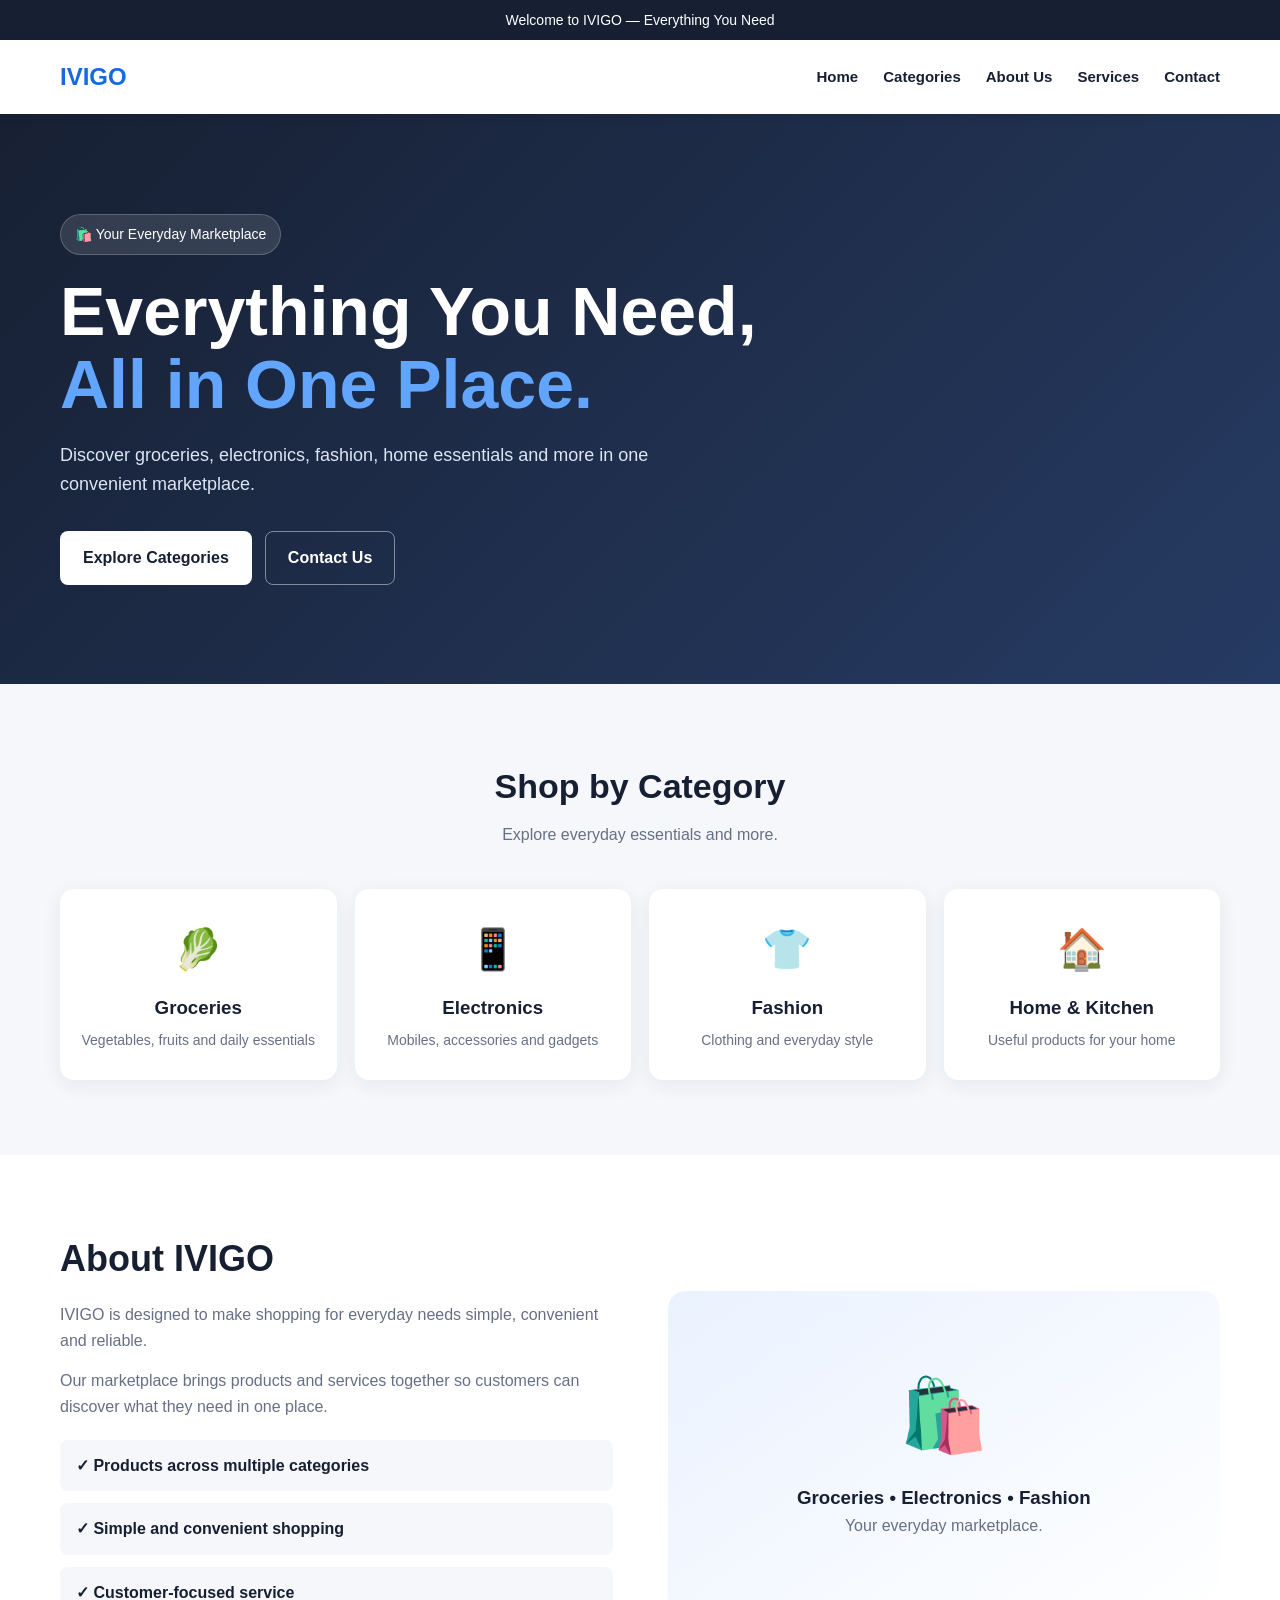
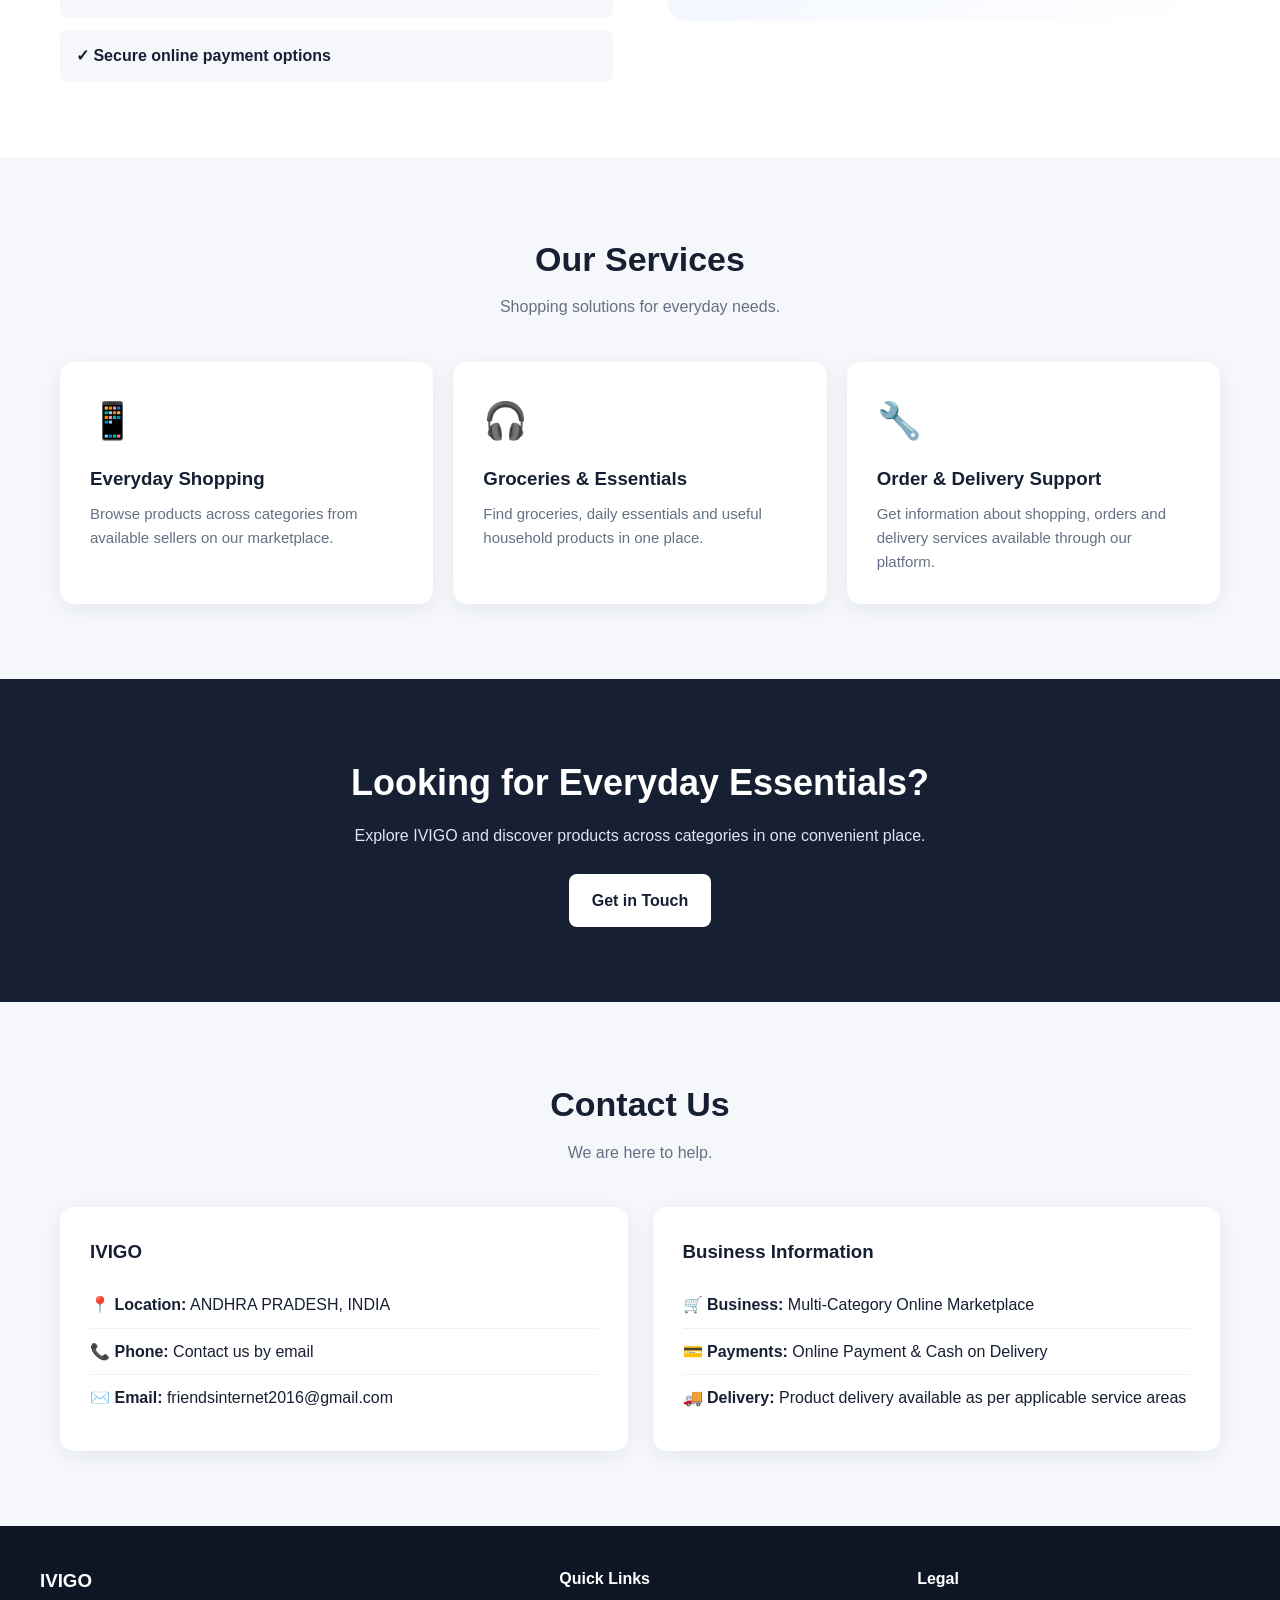
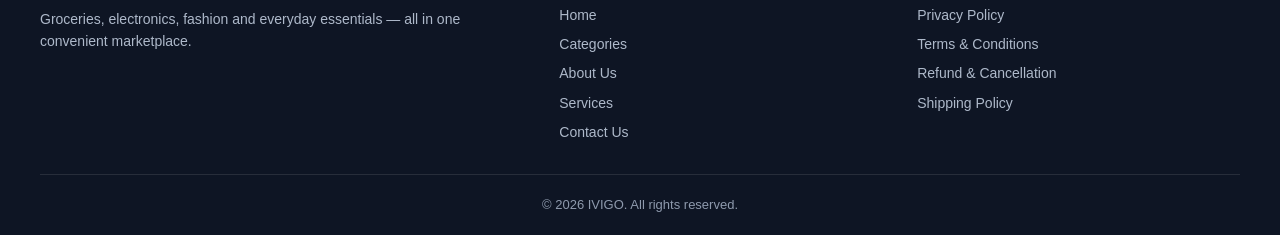
<file: index.html>
<!DOCTYPE html>
<html lang="en">
<head>
    <meta charset="UTF-8">
    <meta name="viewport" content="width=device-width, initial-scale=1.0">

    <title>IVIGO | Everything You Need</title>
    <meta name="description" content="IVIGO marketplace for groceries, electronics, fashion, home essentials and more.">
    <meta name="keywords" content="IVIGO, online shopping, groceries, electronics, fashion, home essentials, marketplace">

    <style>
        * {
            margin: 0;
            padding: 0;
            box-sizing: border-box;
        }

        html {
            scroll-behavior: smooth;
        }

        body {
            font-family: Arial, Helvetica, sans-serif;
            background: #f5f7fa;
            color: #172033;
            line-height: 1.6;
        }

        a {
            text-decoration: none;
            color: inherit;
        }

        .topbar {
            background: #172033;
            color: white;
            text-align: center;
            padding: 9px 15px;
            font-size: 14px;
        }

        header {
            background: white;
            position: sticky;
            top: 0;
            z-index: 1000;
            box-shadow: 0 2px 12px rgba(0,0,0,.08);
        }

        .nav {
            max-width: 1200px;
            margin: auto;
            min-height: 74px;
            display: flex;
            align-items: center;
            justify-content: space-between;
            padding: 0 20px;
        }

        .logo {
            font-size: 24px;
            font-weight: 800;
            color: #172033;
        }

        .logo span {
            color: #1769e0;
        }

        .nav-links {
            display: flex;
            gap: 25px;
            align-items: center;
        }

        .nav-links a {
            font-size: 15px;
            font-weight: 600;
            transition: .2s;
        }

        .nav-links a:hover {
            color: #1769e0;
        }

        .menu-btn {
            display: none;
            border: 0;
            background: transparent;
            font-size: 28px;
            cursor: pointer;
        }

        .hero {
            min-height: 570px;
            display: flex;
            align-items: center;
            background: linear-gradient(135deg, #172033, #263b63);
            color: white;
        }

        .hero-content {
            max-width: 1200px;
            width: 100%;
            margin: auto;
            padding: 75px 20px;
        }

        .badge {
            display: inline-block;
            background: rgba(255,255,255,.12);
            border: 1px solid rgba(255,255,255,.2);
            padding: 8px 14px;
            border-radius: 30px;
            margin-bottom: 20px;
            font-size: 14px;
        }

        .hero h1 {
            font-size: clamp(38px, 6vw, 68px);
            line-height: 1.08;
            max-width: 750px;
            margin-bottom: 20px;
        }

        .hero h1 span {
            color: #62a5ff;
        }

        .hero p {
            max-width: 650px;
            color: #dce5f5;
            font-size: 18px;
            margin-bottom: 32px;
        }

        .buttons {
            display: flex;
            flex-wrap: wrap;
            gap: 13px;
        }

        .btn {
            display: inline-block;
            padding: 13px 22px;
            border-radius: 8px;
            font-weight: 700;
            border: 1px solid transparent;
        }

        .btn-primary {
            background: white;
            color: #172033;
        }

        .btn-secondary {
            border-color: rgba(255,255,255,.45);
            color: white;
        }

        .section {
            max-width: 1200px;
            margin: auto;
            padding: 75px 20px;
        }

        .section-title {
            text-align: center;
            margin-bottom: 42px;
        }

        .section-title h2 {
            font-size: 34px;
            margin-bottom: 8px;
        }

        .section-title p {
            color: #667085;
        }

        .categories {
            display: grid;
            grid-template-columns: repeat(4, 1fr);
            gap: 18px;
        }

        .category {
            background: white;
            padding: 28px 20px;
            text-align: center;
            border-radius: 14px;
            box-shadow: 0 5px 20px rgba(20,40,70,.07);
            transition: transform .2s, box-shadow .2s;
        }

        .category:hover {
            transform: translateY(-5px);
            box-shadow: 0 10px 28px rgba(20,40,70,.12);
        }

        .category-icon {
            font-size: 40px;
            margin-bottom: 12px;
        }

        .category h3 {
            margin-bottom: 6px;
        }

        .category p {
            color: #667085;
            font-size: 14px;
        }

        .about {
            background: white;
        }

        .about-grid {
            max-width: 1200px;
            margin: auto;
            padding: 75px 20px;
            display: grid;
            grid-template-columns: 1fr 1fr;
            gap: 55px;
            align-items: center;
        }

        .about h2 {
            font-size: 36px;
            margin-bottom: 15px;
        }

        .about p {
            color: #667085;
            margin-bottom: 15px;
        }

        .feature-list {
            margin-top: 20px;
            display: grid;
            gap: 12px;
        }

        .feature {
            background: #f5f7fa;
            padding: 13px 16px;
            border-radius: 8px;
            font-weight: 600;
        }

        .about-card {
            min-height: 330px;
            border-radius: 18px;
            background: linear-gradient(145deg, #eaf2ff, #ffffff);
            display: flex;
            align-items: center;
            justify-content: center;
            text-align: center;
            padding: 35px;
        }

        .about-card strong {
            display: block;
            font-size: 72px;
            margin-bottom: 10px;
        }

        .services {
            display: grid;
            grid-template-columns: repeat(3, 1fr);
            gap: 20px;
        }

        .service {
            background: white;
            padding: 30px;
            border-radius: 14px;
            box-shadow: 0 5px 20px rgba(20,40,70,.07);
        }

        .service-icon {
            font-size: 36px;
            margin-bottom: 14px;
        }

        .service h3 {
            margin-bottom: 8px;
        }

        .service p {
            color: #667085;
            font-size: 15px;
        }

        .cta {
            background: #172033;
            color: white;
            text-align: center;
        }

        .cta-inner {
            max-width: 850px;
            margin: auto;
            padding: 75px 20px;
        }

        .cta h2 {
            font-size: 36px;
            margin-bottom: 12px;
        }

        .cta p {
            color: #dce5f5;
            margin-bottom: 25px;
        }

        .contact {
            display: grid;
            grid-template-columns: 1fr 1fr;
            gap: 25px;
        }

        .contact-card {
            background: white;
            padding: 30px;
            border-radius: 14px;
            box-shadow: 0 5px 20px rgba(20,40,70,.07);
        }

        .contact-card h3 {
            margin-bottom: 15px;
        }

        .contact-item {
            padding: 10px 0;
            border-bottom: 1px solid #edf0f4;
        }

        .contact-item:last-child {
            border-bottom: 0;
        }

        footer {
            background: #0e1524;
            color: #cbd5e1;
            padding: 40px 20px 20px;
        }

        .footer-grid {
            max-width: 1200px;
            margin: auto;
            display: grid;
            grid-template-columns: 1.5fr 1fr 1fr;
            gap: 35px;
        }

        footer h3,
        footer h4 {
            color: white;
            margin-bottom: 12px;
        }

        footer p,
        footer a {
            font-size: 14px;
            color: #aeb9ca;
        }

        footer a:hover {
            color: white;
        }

        .footer-links {
            display: grid;
            gap: 7px;
        }

        .copyright {
            max-width: 1200px;
            margin: 30px auto 0;
            padding-top: 20px;
            border-top: 1px solid rgba(255,255,255,.1);
            text-align: center;
            font-size: 13px;
            color: #8e9aad;
        }

        @media (max-width: 850px) {
            .menu-btn {
                display: block;
            }

            .nav-links {
                display: none;
                position: absolute;
                top: 74px;
                left: 0;
                right: 0;
                background: white;
                flex-direction: column;
                padding: 20px;
                box-shadow: 0 8px 15px rgba(0,0,0,.08);
            }

            .nav-links.active {
                display: flex;
            }

            .categories {
                grid-template-columns: repeat(2, 1fr);
            }

            .about-grid,
            .contact {
                grid-template-columns: 1fr;
            }

            .services {
                grid-template-columns: 1fr;
            }

            .footer-grid {
                grid-template-columns: 1fr 1fr;
            }
        }

        @media (max-width: 520px) {
            .categories {
                grid-template-columns: 1fr;
            }

            .footer-grid {
                grid-template-columns: 1fr;
            }

            .hero {
                min-height: 520px;
            }

            .section {
                padding: 55px 15px;
            }
        }
    </style>
</head>

<body>

<div class="topbar">
    Welcome to IVIGO — Everything You Need
</div>

<header>
    <nav class="nav">
        <a href="#home" class="logo"><span>IVIGO</span></a>

        <button class="menu-btn" onclick="toggleMenu()" aria-label="Open menu">
            ☰
        </button>

        <div class="nav-links" id="navLinks">
            <a href="#home">Home</a>
            <a href="#categories">Categories</a>
            <a href="#about">About Us</a>
            <a href="#services">Services</a>
            <a href="#contact">Contact</a>
        </div>
    </nav>
</header>

<main>

<section class="hero" id="home">
    <div class="hero-content">
        <div class="badge">🛍️ Your Everyday Marketplace</div>

        <h1>
            Everything You Need,
            <span>All in One Place.</span>
        </h1>

        <p>
            Discover groceries, electronics, fashion, home essentials and more
            in one convenient marketplace.
        </p>

        <div class="buttons">
            <a href="#categories" class="btn btn-primary">Explore Categories</a>
            <a href="#contact" class="btn btn-secondary">Contact Us</a>
        </div>
    </div>
</section>

<section class="section" id="categories">
    <div class="section-title">
        <h2>Shop by Category</h2>
        <p>Explore everyday essentials and more.</p>
    </div>

    <div class="categories">
        <a class="category" href="#contact"><div class="category-icon">🥬</div><h3>Groceries</h3><p>Vegetables, fruits and daily essentials</p></a>
        <a class="category" href="#contact"><div class="category-icon">📱</div><h3>Electronics</h3><p>Mobiles, accessories and gadgets</p></a>
        <a class="category" href="#contact"><div class="category-icon">👕</div><h3>Fashion</h3><p>Clothing and everyday style</p></a>
        <a class="category" href="#contact"><div class="category-icon">🏠</div><h3>Home & Kitchen</h3><p>Useful products for your home</p></a>
    </div>
</section>

<section class="about" id="about">
    <div class="about-grid">
        <div>
            <h2>About IVIGO</h2>

            <p>
                IVIGO is designed to make shopping for everyday needs
                simple, convenient and reliable.
            </p>

            <p>
                Our marketplace brings products and services together so
                customers can discover what they need in one place.
            </p>

            <div class="feature-list">
                <div class="feature">✓ Products across multiple categories</div>
                <div class="feature">✓ Simple and convenient shopping</div>
                <div class="feature">✓ Customer-focused service</div>
                <div class="feature">✓ Secure online payment options</div>
            </div>
        </div>

        <div class="about-card">
            <div>
                <strong>🛍️</strong>
                <h3>Groceries • Electronics • Fashion</h3>
                <p>Your everyday marketplace.</p>
            </div>
        </div>
    </div>
</section>

<section class="section" id="services">
    <div class="section-title">
        <h2>Our Services</h2>
        <p>Shopping solutions for everyday needs.</p>
    </div>

    <div class="services">
        <div class="service">
            <div class="service-icon">📱</div>
            <h3>Everyday Shopping</h3>
            <p>
                Browse products across categories from available
                sellers on our marketplace.
            </p>
        </div>

        <div class="service">
            <div class="service-icon">🎧</div>
            <h3>Groceries & Essentials</h3>
            <p>
                Find groceries, daily essentials and useful household
                products in one place.
            </p>
        </div>

        <div class="service">
            <div class="service-icon">🔧</div>
            <h3>Order & Delivery Support</h3>
            <p>
                Get information about shopping, orders and delivery
                services available through our platform.
            </p>
        </div>
    </div>
</section>

<section class="cta">
    <div class="cta-inner">
        <h2>Looking for Everyday Essentials?</h2>
        <p>
            Explore IVIGO and discover products across categories
            in one convenient place.
        </p>

        <a href="#contact" class="btn btn-primary">Get in Touch</a>
    </div>
</section>

<section class="section" id="contact">
    <div class="section-title">
        <h2>Contact Us</h2>
        <p>We are here to help.</p>
    </div>

    <div class="contact">
        <div class="contact-card">
            <h3>IVIGO</h3>

            <!-- Replace these placeholders with your real details later -->
            <div class="contact-item">
                📍 <strong>Location:</strong> ANDHRA PRADESH, INDIA
            </div>

            <div class="contact-item">
                📞 <strong>Phone:</strong> Contact us by email
            </div>

            <div class="contact-item">
                ✉️ <strong>Email:</strong> friendsinternet2016@gmail.com
            </div>
        </div>

        <div class="contact-card">
            <h3>Business Information</h3>

            <div class="contact-item">
                🛒 <strong>Business:</strong> Multi-Category Online Marketplace
            </div>

            <div class="contact-item">
                💳 <strong>Payments:</strong> Online Payment & Cash on Delivery
            </div>

            <div class="contact-item">
                🚚 <strong>Delivery:</strong> Product delivery available as per
                applicable service areas
            </div>
        </div>
    </div>
</section>

</main>

<footer>
    <div class="footer-grid">

        <div>
            <h3>IVIGO</h3>
            <p>
                Groceries, electronics, fashion and everyday essentials —
                all in one convenient marketplace.
            </p>
        </div>

        <div>
            <h4>Quick Links</h4>
            <div class="footer-links">
                <a href="#home">Home</a>
                <a href="#categories">Categories</a>
                <a href="#about">About Us</a>
                <a href="#services">Services</a>
                <a href="#contact">Contact Us</a>
            </div>
        </div>

        <div>
            <h4>Legal</h4>
            <div class="footer-links">
                <a href="privacy.html">Privacy Policy</a>
                <a href="terms.html">Terms & Conditions</a>
                <a href="refund-policy.html">Refund & Cancellation</a>
                <a href="shipping-policy.html">Shipping Policy</a>
            </div>
        </div>

    </div>

    <div class="copyright">
        © 2026 IVIGO. All rights reserved.
    </div>
</footer>

<script>
    function toggleMenu() {
        document.getElementById("navLinks").classList.toggle("active");
    }

    document.querySelectorAll(".nav-links a").forEach(function(link) {
        link.addEventListener("click", function() {
            document.getElementById("navLinks").classList.remove("active");
        });
    });
</script>

</body>
</html>
</file>
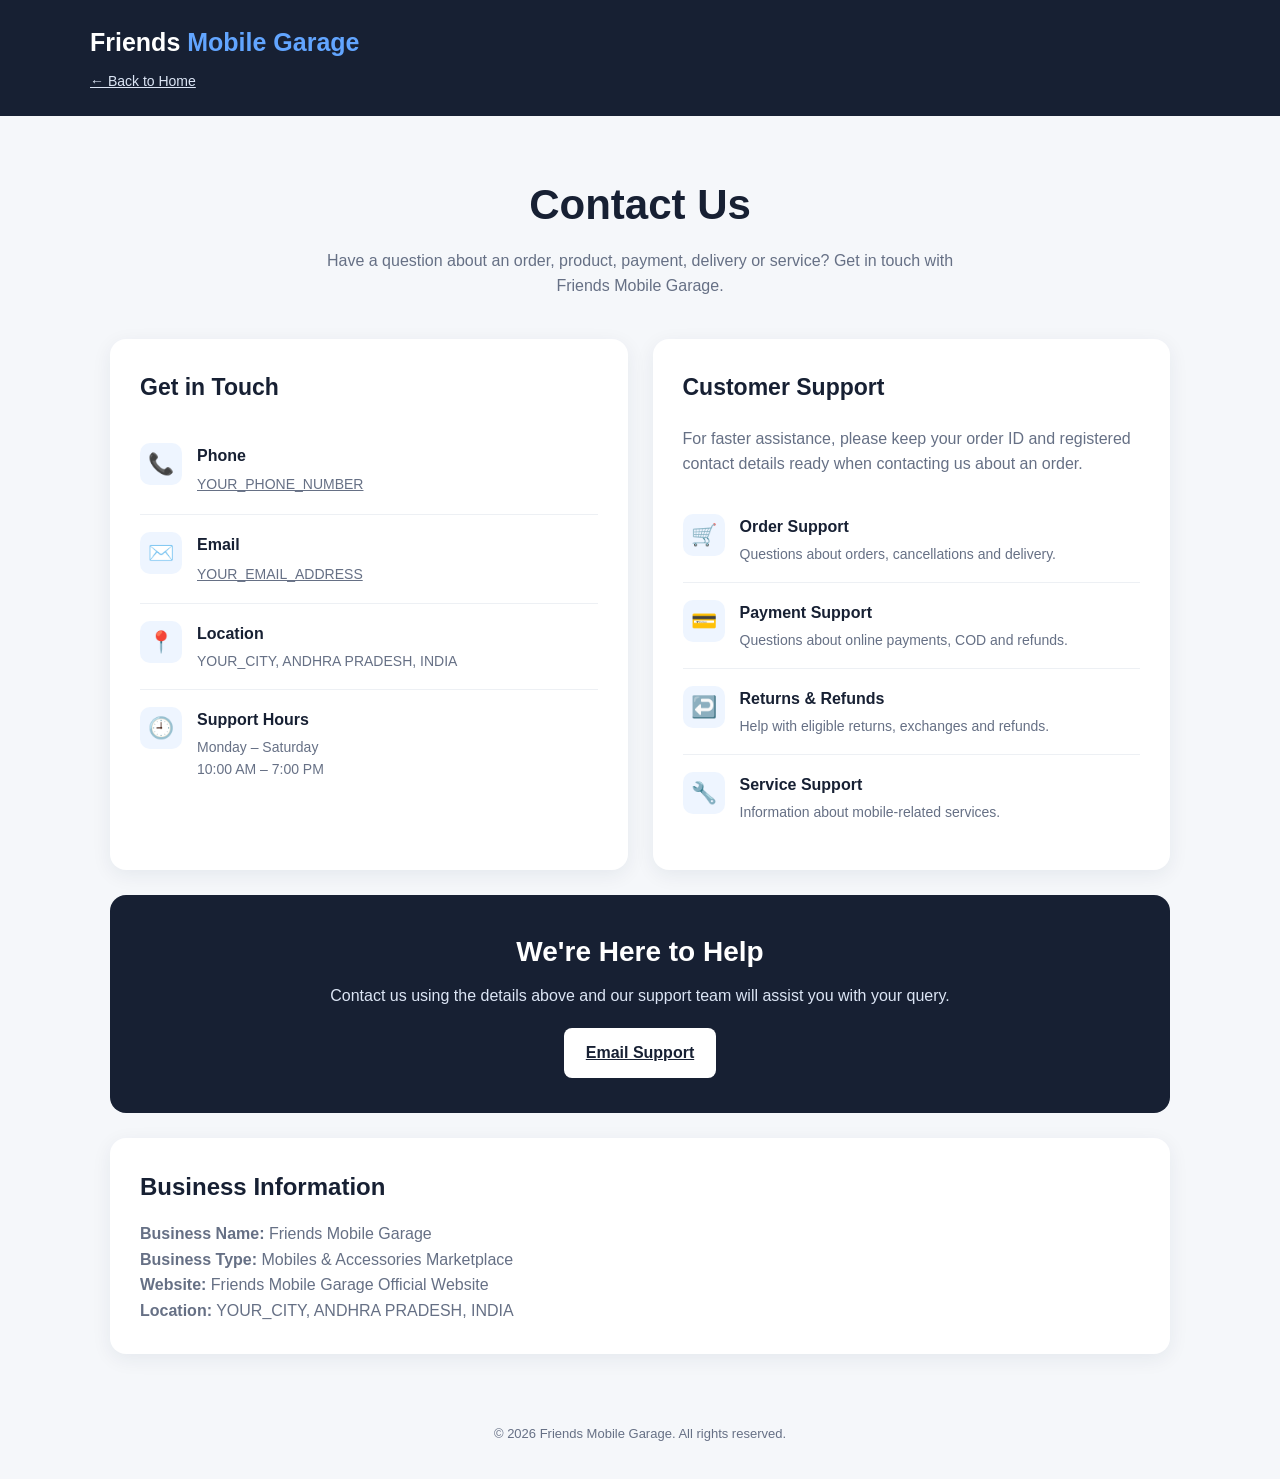
<file: contact.html>
<!DOCTYPE html>
<html lang="en">
<head>
    <meta charset="UTF-8">
    <meta name="viewport" content="width=device-width, initial-scale=1.0">

    <title>Contact Us | Friends Mobile Garage</title>
    <meta name="description" content="Contact Friends Mobile Garage for customer support, orders, mobiles, accessories and services.">

    <style>
        * {
            box-sizing: border-box;
            margin: 0;
            padding: 0;
        }

        body {
            font-family: Arial, Helvetica, sans-serif;
            background: #f5f7fa;
            color: #172033;
            line-height: 1.6;
        }

        header {
            background: #172033;
            color: white;
            padding: 22px 20px;
        }

        .header-inner,
        main,
        footer {
            max-width: 1100px;
            margin: auto;
        }

        .brand {
            font-size: 25px;
            font-weight: 800;
        }

        .brand span {
            color: #62a5ff;
        }

        .back {
            display: inline-block;
            margin-top: 8px;
            color: #dce5f5;
            font-size: 14px;
        }

        main {
            padding: 55px 20px 70px;
        }

        .title {
            text-align: center;
            margin-bottom: 40px;
        }

        .title h1 {
            font-size: 42px;
            margin-bottom: 10px;
        }

        .title p {
            color: #667085;
            max-width: 650px;
            margin: auto;
        }

        .contact-grid {
            display: grid;
            grid-template-columns: 1fr 1fr;
            gap: 25px;
        }

        .card {
            background: white;
            border-radius: 16px;
            padding: 30px;
            box-shadow: 0 5px 20px rgba(20,40,70,.07);
        }

        .card h2 {
            font-size: 23px;
            margin-bottom: 20px;
        }

        .contact-item {
            display: flex;
            gap: 15px;
            padding: 17px 0;
            border-bottom: 1px solid #edf0f4;
        }

        .contact-item:last-child {
            border-bottom: none;
        }

        .icon {
            width: 42px;
            height: 42px;
            min-width: 42px;
            border-radius: 10px;
            background: #eef5ff;
            display: flex;
            align-items: center;
            justify-content: center;
            font-size: 21px;
        }

        .contact-item h3 {
            font-size: 16px;
            margin-bottom: 3px;
        }

        .contact-item p,
        .contact-item a {
            color: #667085;
            font-size: 14px;
        }

        .support {
            margin-top: 25px;
            background: #172033;
            color: white;
            border-radius: 16px;
            padding: 35px;
            text-align: center;
        }

        .support h2 {
            font-size: 28px;
            margin-bottom: 8px;
        }

        .support p {
            color: #dce5f5;
            margin-bottom: 20px;
        }

        .btn {
            display: inline-block;
            background: white;
            color: #172033;
            padding: 12px 22px;
            border-radius: 8px;
            font-weight: 700;
        }

        .business-info {
            margin-top: 25px;
            background: white;
            border-radius: 16px;
            padding: 30px;
            box-shadow: 0 5px 20px rgba(20,40,70,.07);
        }

        .business-info h2 {
            margin-bottom: 15px;
        }

        .business-info p {
            color: #667085;
        }

        footer {
            padding: 0 20px 35px;
            text-align: center;
            color: #667085;
            font-size: 13px;
        }

        @media (max-width: 750px) {
            .contact-grid {
                grid-template-columns: 1fr;
            }

            .title h1 {
                font-size: 34px;
            }
        }
    </style>
</head>

<body>

<header>
    <div class="header-inner">
        <div class="brand">Friends <span>Mobile Garage</span></div>
        <a class="back" href="index.html">← Back to Home</a>
    </div>
</header>

<main>

    <div class="title">
        <h1>Contact Us</h1>
        <p>
            Have a question about an order, product, payment, delivery or service?
            Get in touch with Friends Mobile Garage.
        </p>
    </div>

    <div class="contact-grid">

        <div class="card">
            <h2>Get in Touch</h2>

            <!-- Replace the placeholders below with your real business details -->

            <div class="contact-item">
                <div class="icon">📞</div>
                <div>
                    <h3>Phone</h3>
                    <a href="tel:YOUR_PHONE_NUMBER">YOUR_PHONE_NUMBER</a>
                </div>
            </div>

            <div class="contact-item">
                <div class="icon">✉️</div>
                <div>
                    <h3>Email</h3>
                    <a href="mailto:YOUR_EMAIL_ADDRESS">YOUR_EMAIL_ADDRESS</a>
                </div>
            </div>

            <div class="contact-item">
                <div class="icon">📍</div>
                <div>
                    <h3>Location</h3>
                    <p>YOUR_CITY, ANDHRA PRADESH, INDIA</p>
                </div>
            </div>

            <div class="contact-item">
                <div class="icon">🕘</div>
                <div>
                    <h3>Support Hours</h3>
                    <p>Monday – Saturday<br>10:00 AM – 7:00 PM</p>
                </div>
            </div>
        </div>

        <div class="card">
            <h2>Customer Support</h2>

            <p style="color:#667085; margin-bottom:20px;">
                For faster assistance, please keep your order ID and registered
                contact details ready when contacting us about an order.
            </p>

            <div class="contact-item">
                <div class="icon">🛒</div>
                <div>
                    <h3>Order Support</h3>
                    <p>Questions about orders, cancellations and delivery.</p>
                </div>
            </div>

            <div class="contact-item">
                <div class="icon">💳</div>
                <div>
                    <h3>Payment Support</h3>
                    <p>Questions about online payments, COD and refunds.</p>
                </div>
            </div>

            <div class="contact-item">
                <div class="icon">↩️</div>
                <div>
                    <h3>Returns &amp; Refunds</h3>
                    <p>Help with eligible returns, exchanges and refunds.</p>
                </div>
            </div>

            <div class="contact-item">
                <div class="icon">🔧</div>
                <div>
                    <h3>Service Support</h3>
                    <p>Information about mobile-related services.</p>
                </div>
            </div>
        </div>

    </div>

    <div class="support">
        <h2>We're Here to Help</h2>
        <p>
            Contact us using the details above and our support team will assist
            you with your query.
        </p>

        <a class="btn" href="mailto:YOUR_EMAIL_ADDRESS">Email Support</a>
    </div>

    <div class="business-info">
        <h2>Business Information</h2>
        <p>
            <strong>Business Name:</strong> Friends Mobile Garage
        </p>
        <p>
            <strong>Business Type:</strong> Mobiles &amp; Accessories Marketplace
        </p>
        <p>
            <strong>Website:</strong> Friends Mobile Garage Official Website
        </p>
        <p>
            <strong>Location:</strong> YOUR_CITY, ANDHRA PRADESH, INDIA
        </p>
    </div>

</main>

<footer>
    © 2026 Friends Mobile Garage. All rights reserved.
</footer>

</body>
</html>
</file>
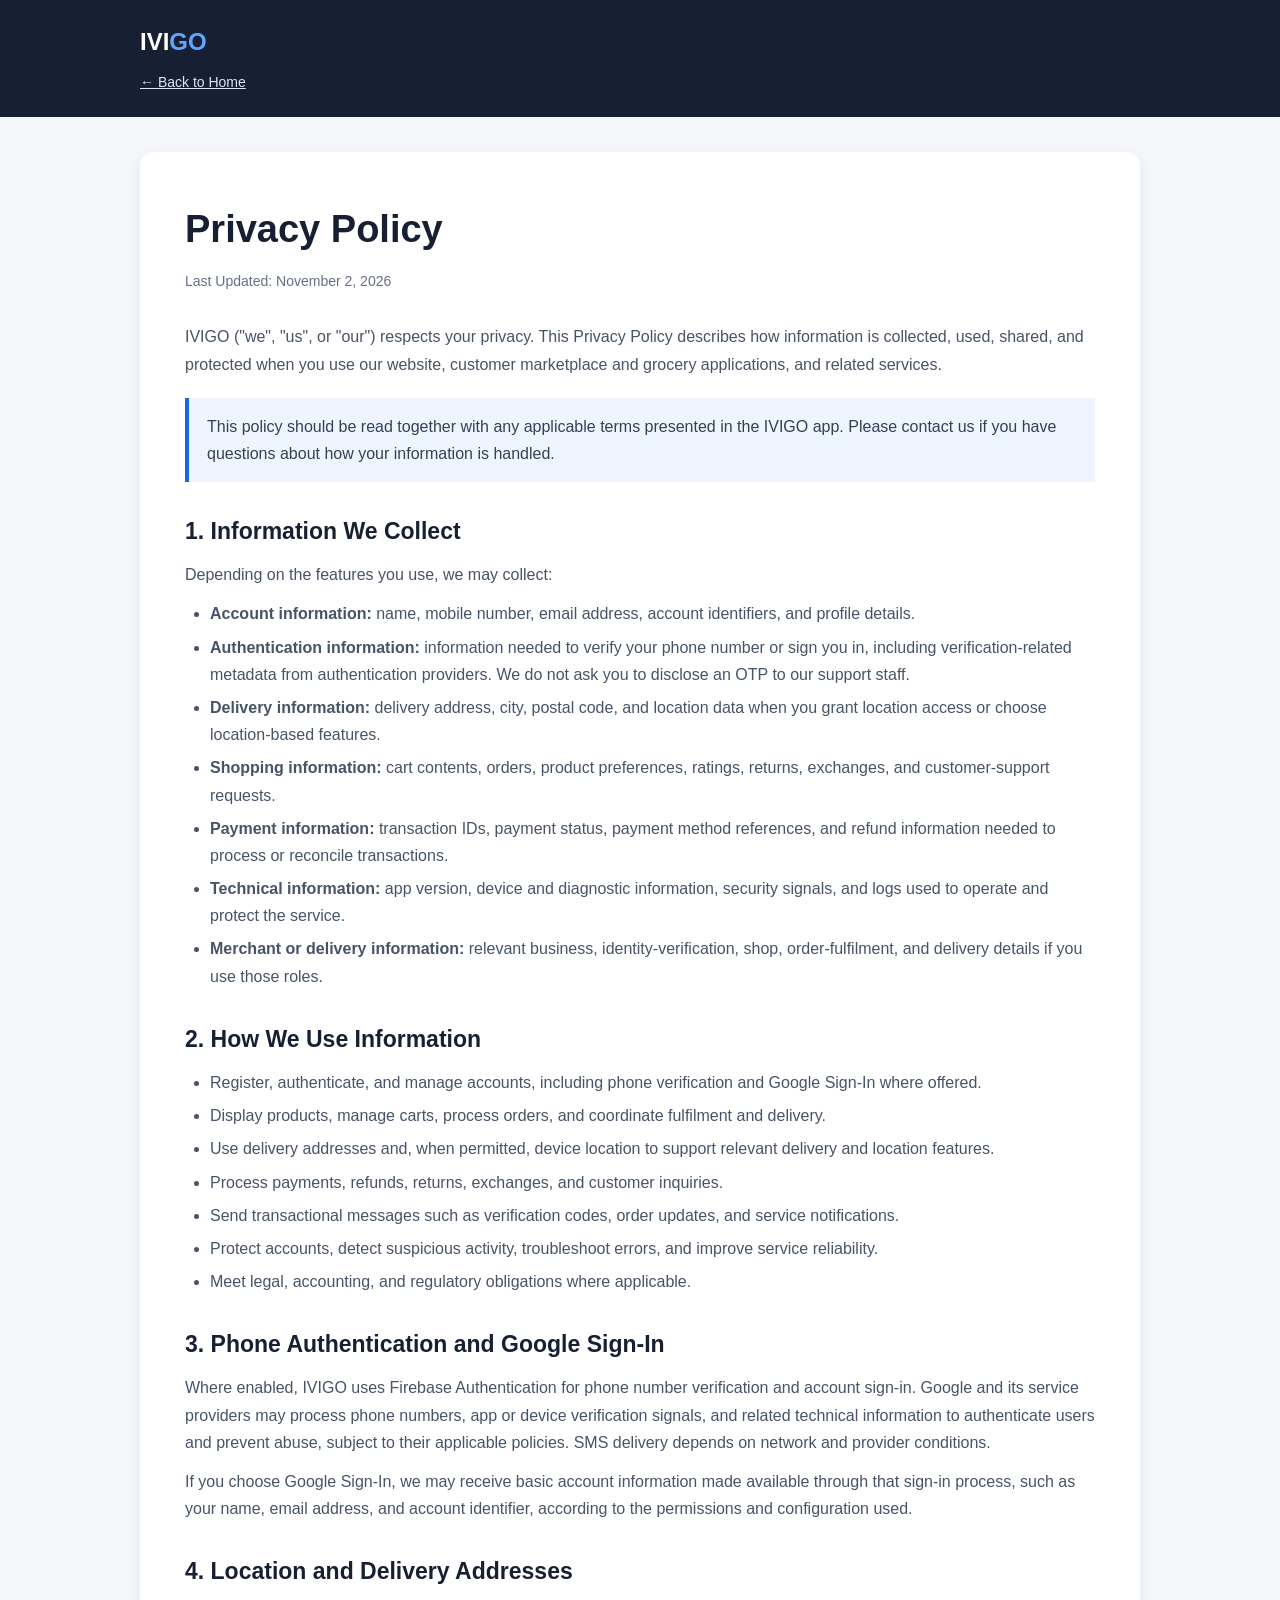
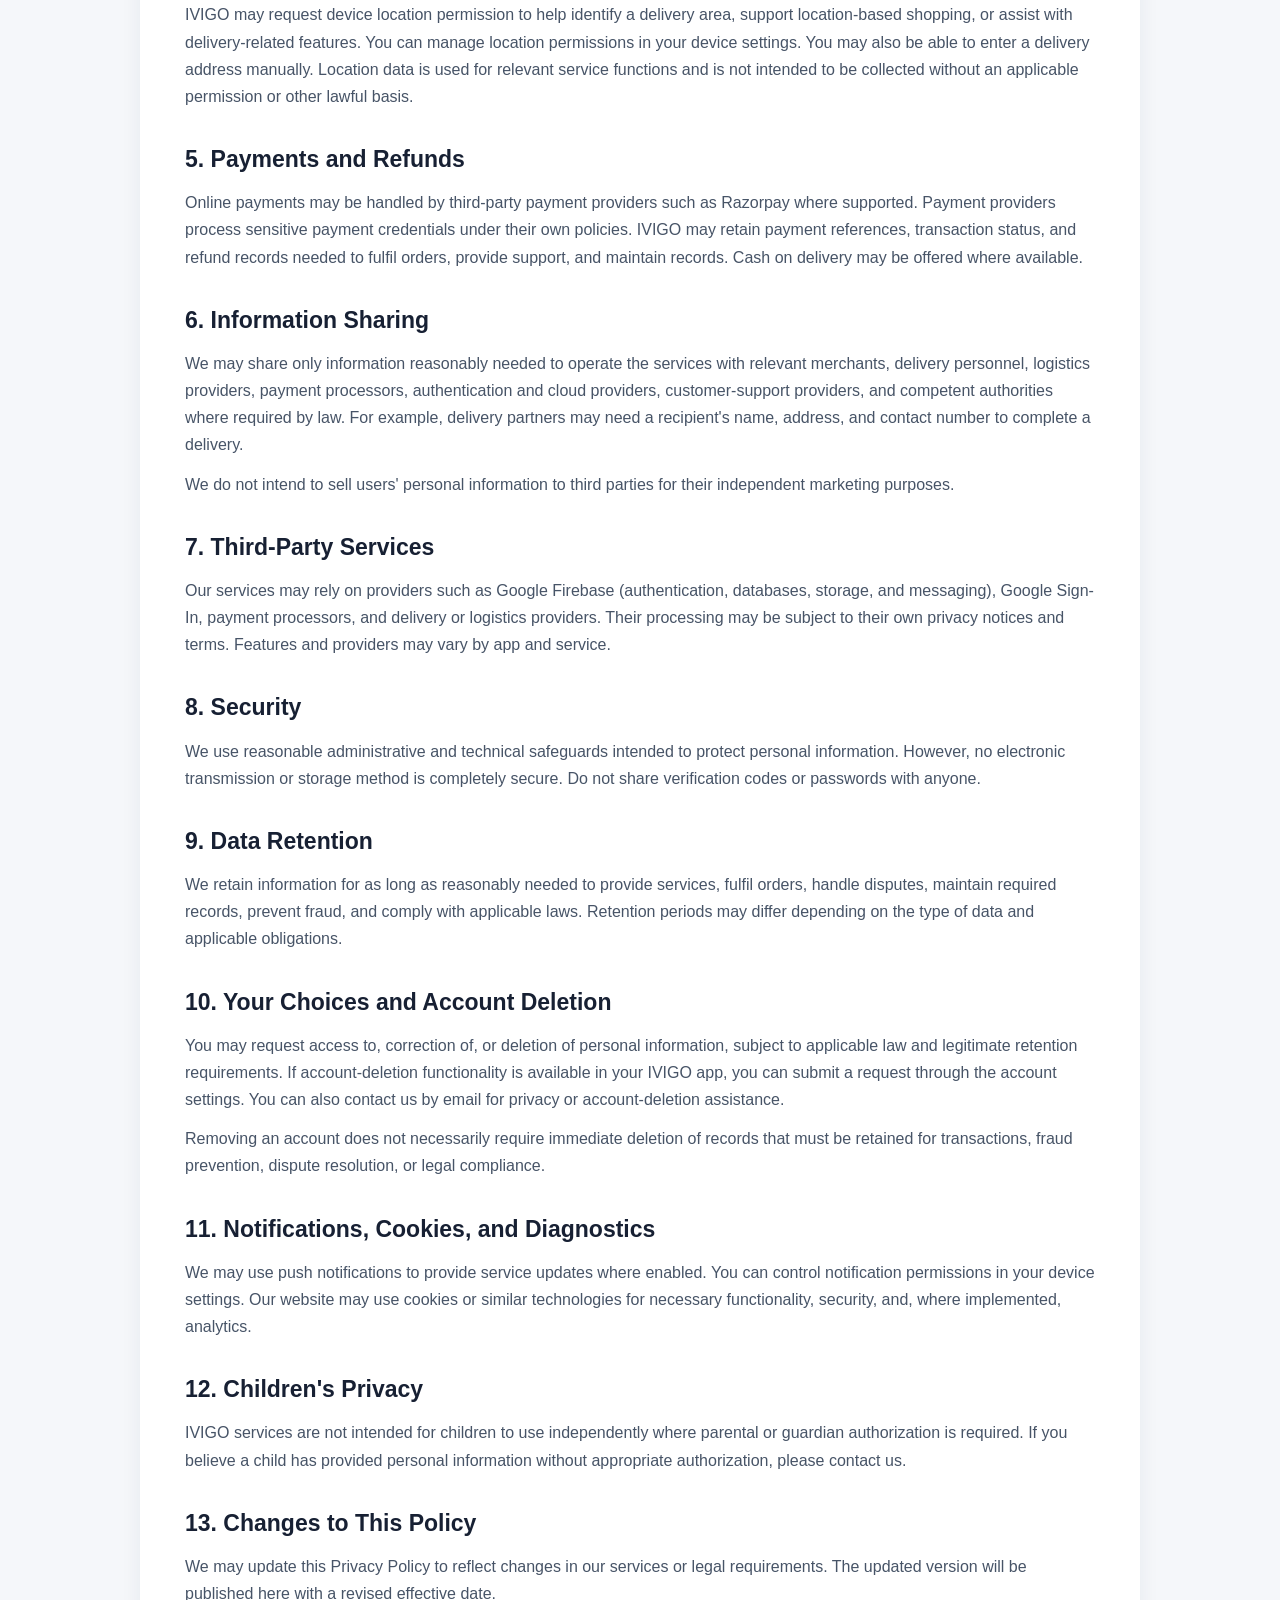
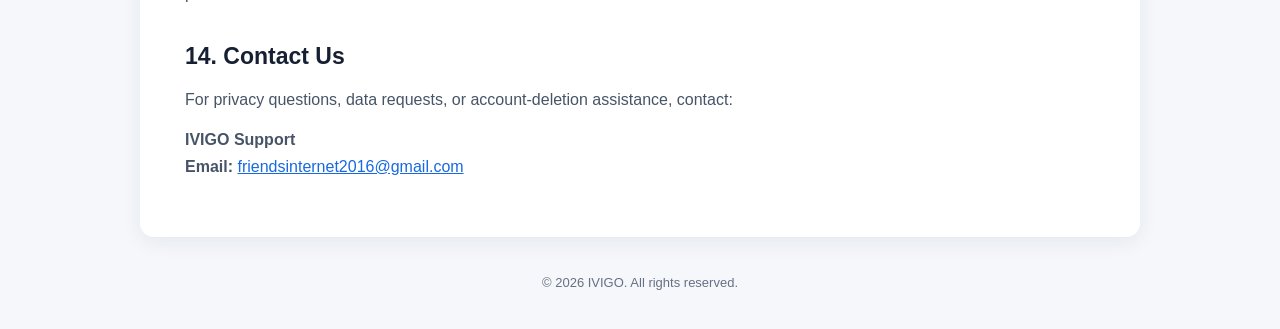
<file: privacy.html>
<!DOCTYPE html>
<html lang="en">
<head>
    <meta charset="UTF-8">
    <meta name="viewport" content="width=device-width, initial-scale=1.0">
    <meta name="description" content="Privacy Policy for IVIGO marketplace and grocery services.">
    <title>Privacy Policy | IVIGO</title>
    <style>
        * { box-sizing: border-box; margin: 0; padding: 0; }
        body { font-family: Arial, Helvetica, sans-serif; background: #f5f7fa; color: #172033; line-height: 1.7; }
        header { background: #172033; color: white; padding: 22px 20px; }
        .header-inner, main, footer { max-width: 1000px; margin: auto; }
        .brand { font-size: 24px; font-weight: 800; }
        .brand span { color: #62a5ff; }
        .back { display: inline-block; margin-top: 8px; color: #dce5f5; font-size: 14px; }
        main { background: white; margin-top: 35px; margin-bottom: 35px; padding: 45px; border-radius: 14px; box-shadow: 0 5px 20px rgba(20,40,70,.07); }
        h1 { font-size: 38px; margin-bottom: 8px; }
        .updated { color: #667085; margin-bottom: 30px; font-size: 14px; }
        h2 { font-size: 23px; margin-top: 30px; margin-bottom: 10px; }
        p { color: #475467; margin-bottom: 12px; }
        ul { margin: 10px 0 15px 25px; color: #475467; }
        li { margin-bottom: 6px; }
        .notice { background: #eef5ff; border-left: 4px solid #1769e0; padding: 15px 18px; margin: 20px 0; color: #344054; }
        footer { padding: 0 20px 35px; text-align: center; color: #667085; font-size: 13px; }
        a { color: #1769e0; }
        @media (max-width: 650px) { main { margin: 20px 12px; padding: 28px 20px; } h1 { font-size: 30px; } }
    </style>
</head>
<body>
<header>
    <div class="header-inner">
        <div class="brand">IVI<span>GO</span></div>
        <a class="back" href="index.html">← Back to Home</a>
    </div>
</header>
<main>
    <h1>Privacy Policy</h1>
    <div class="updated">Last Updated: November 2, 2026</div>
    <p>IVIGO ("we", "us", or "our") respects your privacy. This Privacy Policy describes how information is collected, used, shared, and protected when you use our website, customer marketplace and grocery applications, and related services.</p>
    <div class="notice">This policy should be read together with any applicable terms presented in the IVIGO app. Please contact us if you have questions about how your information is handled.</div>

    <h2>1. Information We Collect</h2>
    <p>Depending on the features you use, we may collect:</p>
    <ul>
        <li><strong>Account information:</strong> name, mobile number, email address, account identifiers, and profile details.</li>
        <li><strong>Authentication information:</strong> information needed to verify your phone number or sign you in, including verification-related metadata from authentication providers. We do not ask you to disclose an OTP to our support staff.</li>
        <li><strong>Delivery information:</strong> delivery address, city, postal code, and location data when you grant location access or choose location-based features.</li>
        <li><strong>Shopping information:</strong> cart contents, orders, product preferences, ratings, returns, exchanges, and customer-support requests.</li>
        <li><strong>Payment information:</strong> transaction IDs, payment status, payment method references, and refund information needed to process or reconcile transactions.</li>
        <li><strong>Technical information:</strong> app version, device and diagnostic information, security signals, and logs used to operate and protect the service.</li>
        <li><strong>Merchant or delivery information:</strong> relevant business, identity-verification, shop, order-fulfilment, and delivery details if you use those roles.</li>
    </ul>

    <h2>2. How We Use Information</h2>
    <ul>
        <li>Register, authenticate, and manage accounts, including phone verification and Google Sign-In where offered.</li>
        <li>Display products, manage carts, process orders, and coordinate fulfilment and delivery.</li>
        <li>Use delivery addresses and, when permitted, device location to support relevant delivery and location features.</li>
        <li>Process payments, refunds, returns, exchanges, and customer inquiries.</li>
        <li>Send transactional messages such as verification codes, order updates, and service notifications.</li>
        <li>Protect accounts, detect suspicious activity, troubleshoot errors, and improve service reliability.</li>
        <li>Meet legal, accounting, and regulatory obligations where applicable.</li>
    </ul>

    <h2>3. Phone Authentication and Google Sign-In</h2>
    <p>Where enabled, IVIGO uses Firebase Authentication for phone number verification and account sign-in. Google and its service providers may process phone numbers, app or device verification signals, and related technical information to authenticate users and prevent abuse, subject to their applicable policies. SMS delivery depends on network and provider conditions.</p>
    <p>If you choose Google Sign-In, we may receive basic account information made available through that sign-in process, such as your name, email address, and account identifier, according to the permissions and configuration used.</p>

    <h2>4. Location and Delivery Addresses</h2>
    <p>IVIGO may request device location permission to help identify a delivery area, support location-based shopping, or assist with delivery-related features. You can manage location permissions in your device settings. You may also be able to enter a delivery address manually. Location data is used for relevant service functions and is not intended to be collected without an applicable permission or other lawful basis.</p>

    <h2>5. Payments and Refunds</h2>
    <p>Online payments may be handled by third-party payment providers such as Razorpay where supported. Payment providers process sensitive payment credentials under their own policies. IVIGO may retain payment references, transaction status, and refund records needed to fulfil orders, provide support, and maintain records. Cash on delivery may be offered where available.</p>

    <h2>6. Information Sharing</h2>
    <p>We may share only information reasonably needed to operate the services with relevant merchants, delivery personnel, logistics providers, payment processors, authentication and cloud providers, customer-support providers, and competent authorities where required by law. For example, delivery partners may need a recipient's name, address, and contact number to complete a delivery.</p>
    <p>We do not intend to sell users' personal information to third parties for their independent marketing purposes.</p>

    <h2>7. Third-Party Services</h2>
    <p>Our services may rely on providers such as Google Firebase (authentication, databases, storage, and messaging), Google Sign-In, payment processors, and delivery or logistics providers. Their processing may be subject to their own privacy notices and terms. Features and providers may vary by app and service.</p>

    <h2>8. Security</h2>
    <p>We use reasonable administrative and technical safeguards intended to protect personal information. However, no electronic transmission or storage method is completely secure. Do not share verification codes or passwords with anyone.</p>

    <h2>9. Data Retention</h2>
    <p>We retain information for as long as reasonably needed to provide services, fulfil orders, handle disputes, maintain required records, prevent fraud, and comply with applicable laws. Retention periods may differ depending on the type of data and applicable obligations.</p>

    <h2>10. Your Choices and Account Deletion</h2>
    <p>You may request access to, correction of, or deletion of personal information, subject to applicable law and legitimate retention requirements. If account-deletion functionality is available in your IVIGO app, you can submit a request through the account settings. You can also contact us by email for privacy or account-deletion assistance.</p>
    <p>Removing an account does not necessarily require immediate deletion of records that must be retained for transactions, fraud prevention, dispute resolution, or legal compliance.</p>

    <h2>11. Notifications, Cookies, and Diagnostics</h2>
    <p>We may use push notifications to provide service updates where enabled. You can control notification permissions in your device settings. Our website may use cookies or similar technologies for necessary functionality, security, and, where implemented, analytics.</p>

    <h2>12. Children's Privacy</h2>
    <p>IVIGO services are not intended for children to use independently where parental or guardian authorization is required. If you believe a child has provided personal information without appropriate authorization, please contact us.</p>

    <h2>13. Changes to This Policy</h2>
    <p>We may update this Privacy Policy to reflect changes in our services or legal requirements. The updated version will be published here with a revised effective date.</p>

    <h2>14. Contact Us</h2>
    <p>For privacy questions, data requests, or account-deletion assistance, contact:</p>
    <p><strong>IVIGO Support</strong><br><strong>Email:</strong> <a href="mailto:friendsinternet2016@gmail.com">friendsinternet2016@gmail.com</a></p>
</main>
<footer>© 2026 IVIGO. All rights reserved.</footer>
</body>
</html>
</file>
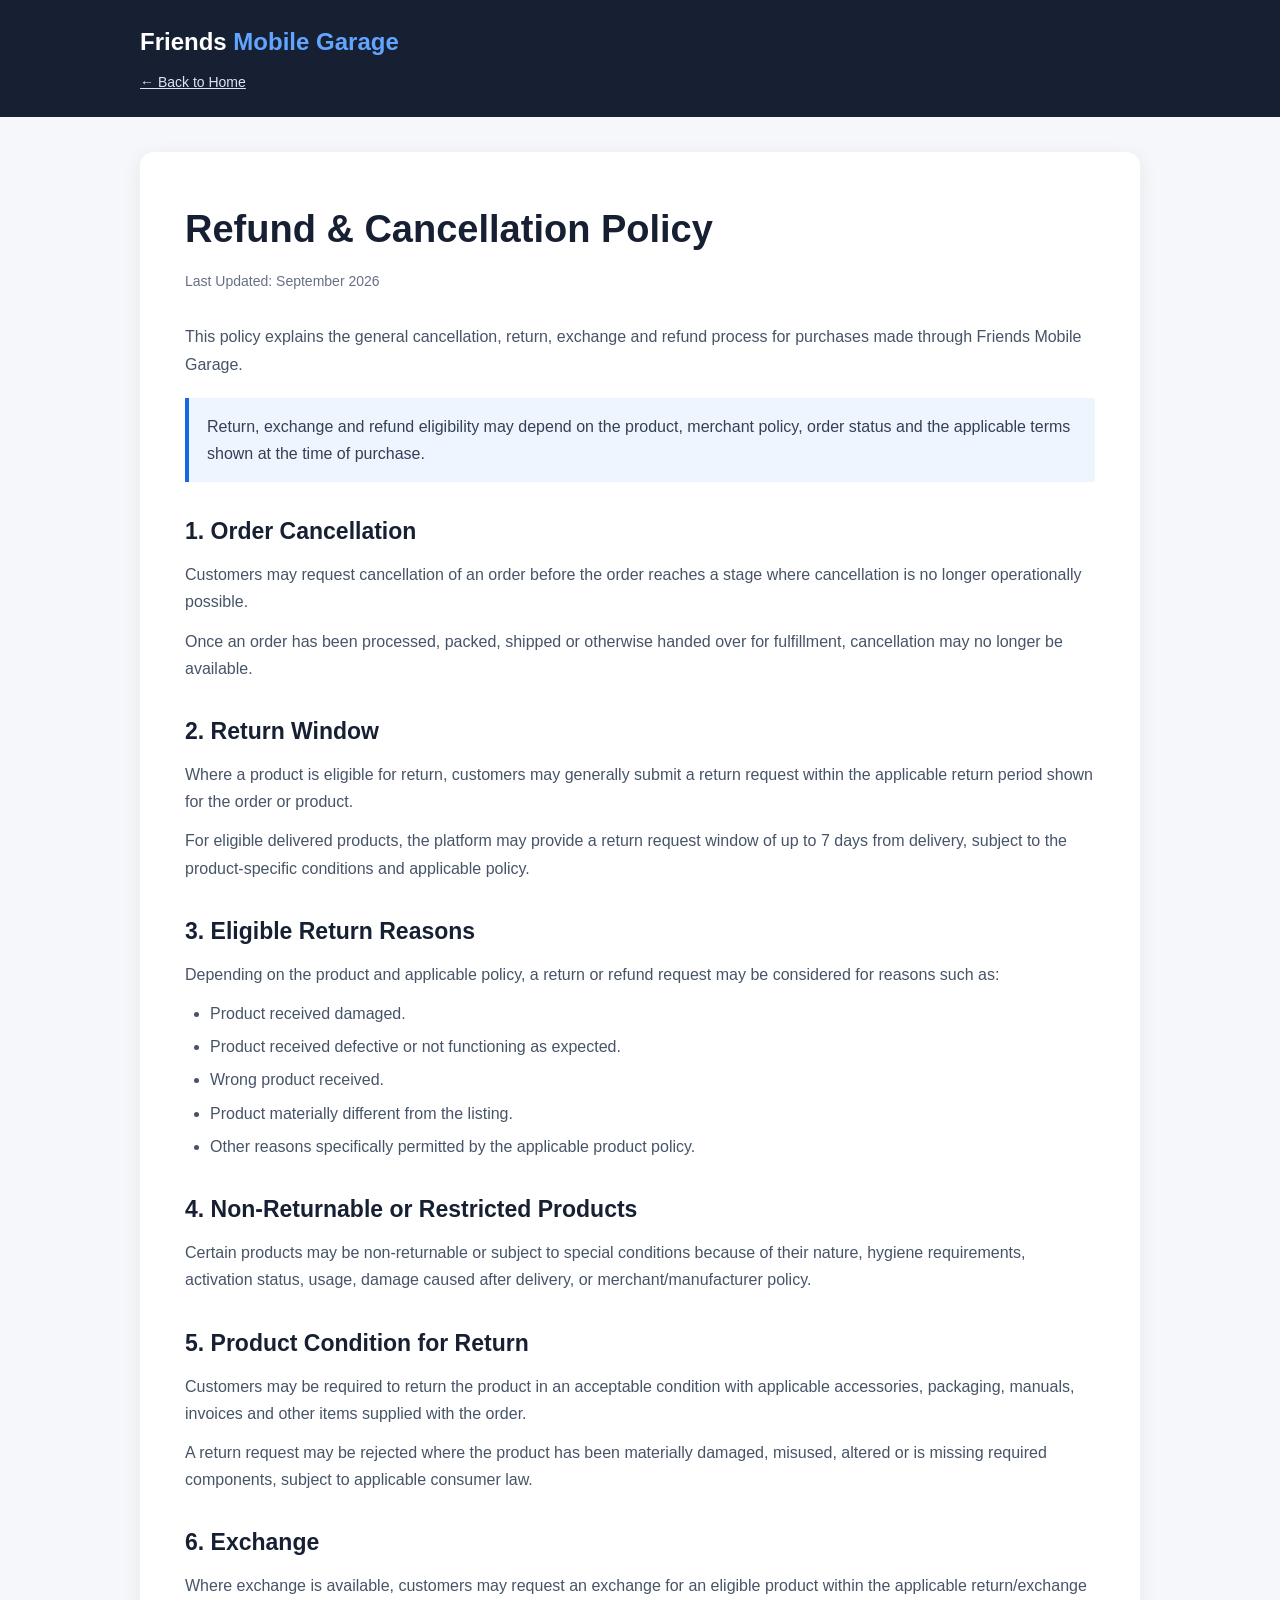
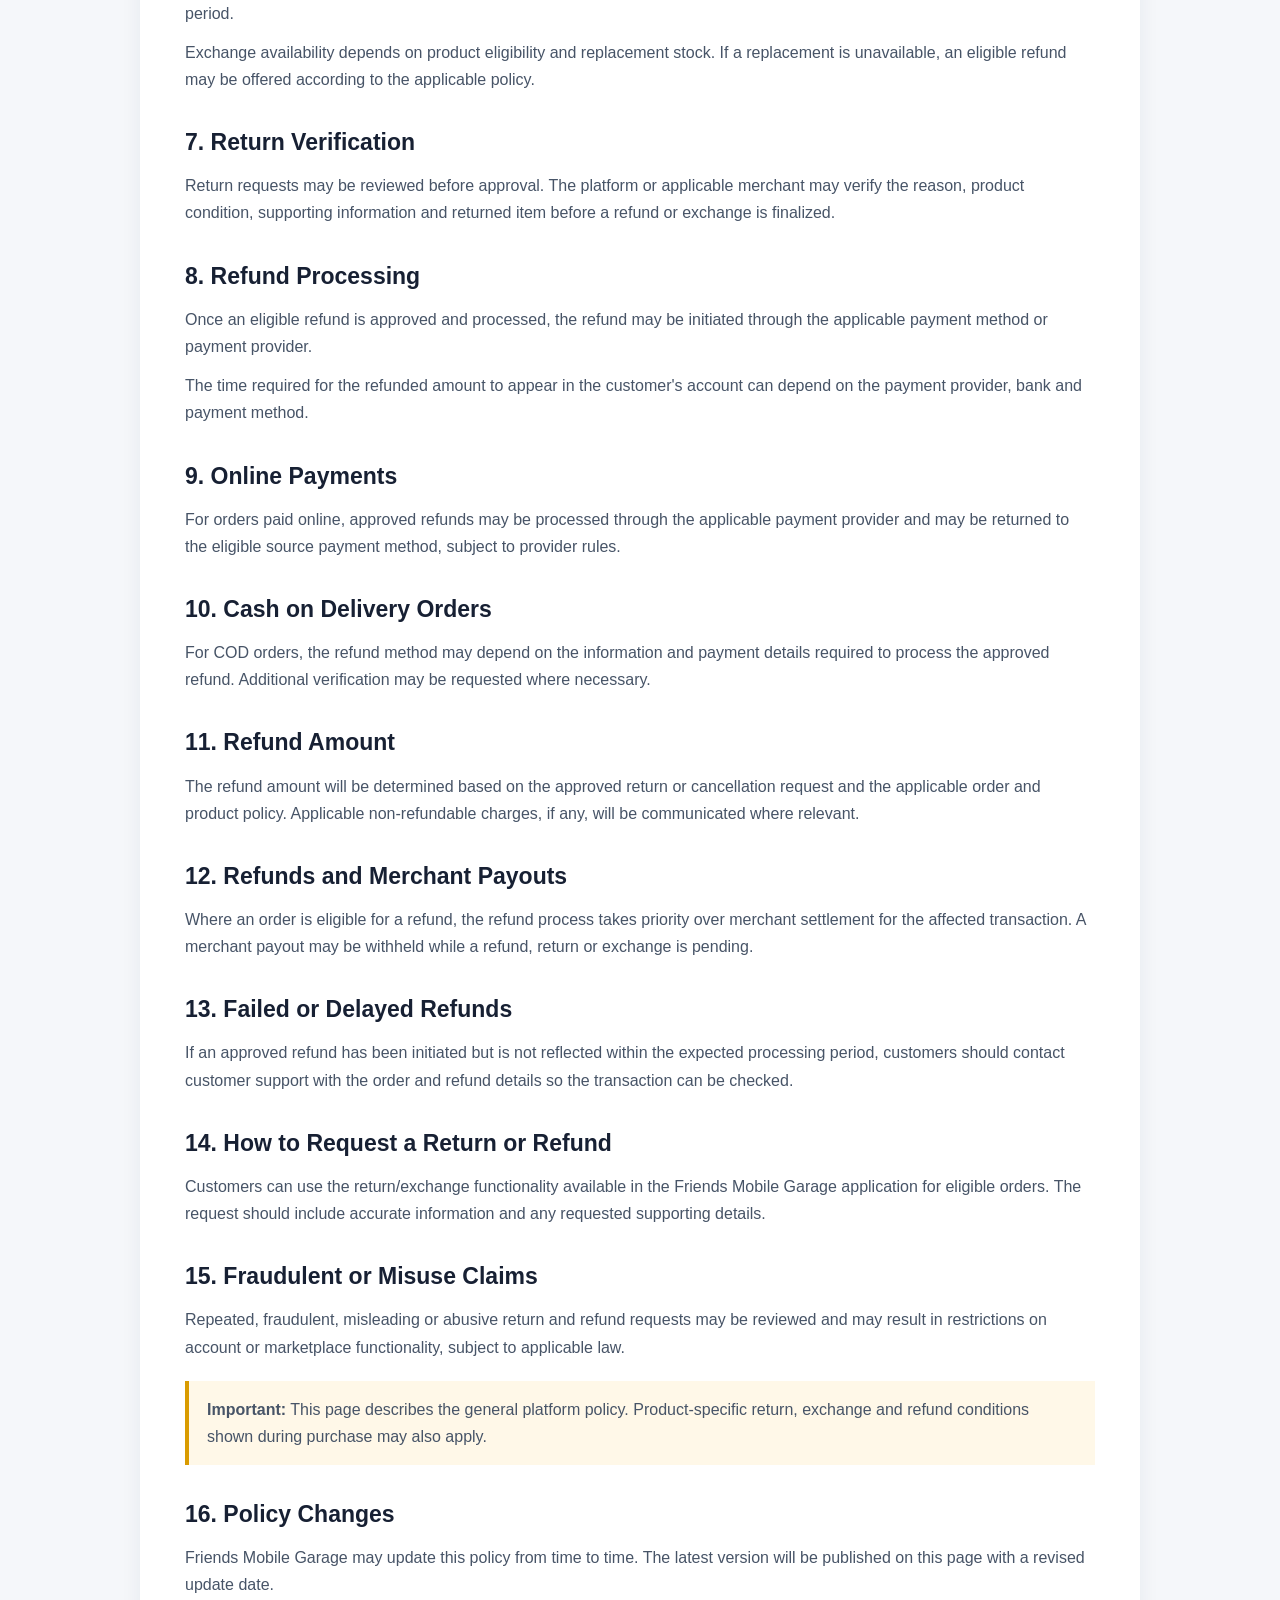
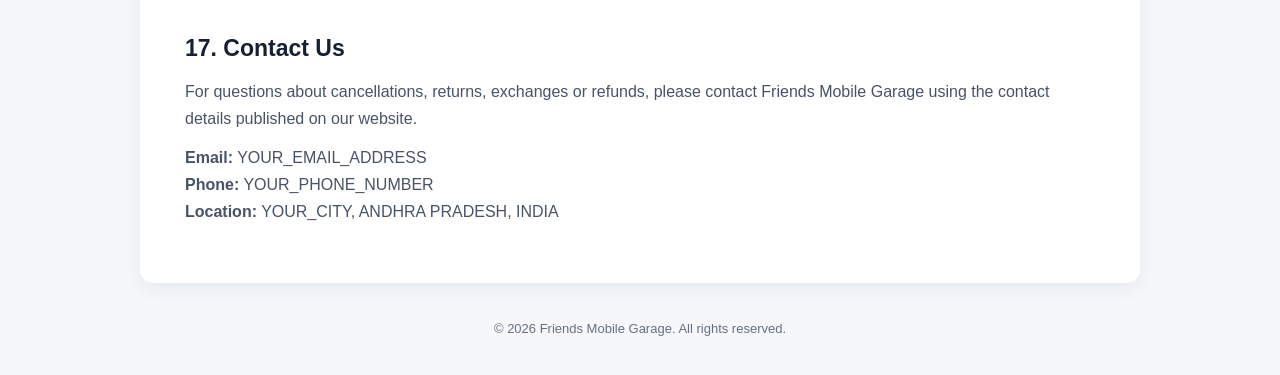
<file: refund-policy.html>
<!DOCTYPE html>
<html lang="en">
<head>
    <meta charset="UTF-8">
    <meta name="viewport" content="width=device-width, initial-scale=1.0">
    <title>Refund & Cancellation Policy | Friends Mobile Garage</title>
    <meta name="description" content="Refund, return, exchange and cancellation policy for Friends Mobile Garage.">
    <style>
        * { box-sizing: border-box; margin: 0; padding: 0; }
        body {
            font-family: Arial, Helvetica, sans-serif;
            background: #f5f7fa;
            color: #172033;
            line-height: 1.7;
        }
        header {
            background: #172033;
            color: white;
            padding: 22px 20px;
        }
        .header-inner, main, footer { max-width: 1000px; margin: auto; }
        .brand { font-size: 24px; font-weight: 800; }
        .brand span { color: #62a5ff; }
        .back {
            display: inline-block;
            margin-top: 8px;
            color: #dce5f5;
            font-size: 14px;
        }
        main {
            background: white;
            margin-top: 35px;
            margin-bottom: 35px;
            padding: 45px;
            border-radius: 14px;
            box-shadow: 0 5px 20px rgba(20,40,70,.07);
        }
        h1 { font-size: 38px; margin-bottom: 8px; }
        .updated { color: #667085; margin-bottom: 30px; font-size: 14px; }
        h2 { font-size: 23px; margin-top: 30px; margin-bottom: 10px; }
        p { color: #475467; margin-bottom: 12px; }
        ul { margin: 10px 0 15px 25px; color: #475467; }
        li { margin-bottom: 6px; }
        .notice {
            background: #eef5ff;
            border-left: 4px solid #1769e0;
            padding: 15px 18px;
            margin: 20px 0;
            color: #344054;
        }
        .important {
            background: #fff8e8;
            border-left: 4px solid #d99b00;
            padding: 15px 18px;
            margin: 20px 0;
            color: #475467;
        }
        footer {
            padding: 0 20px 35px;
            text-align: center;
            color: #667085;
            font-size: 13px;
        }
        @media (max-width: 650px) {
            main { margin: 20px 12px; padding: 28px 20px; }
            h1 { font-size: 30px; }
        }
    </style>
</head>
<body>

<header>
    <div class="header-inner">
        <div class="brand">Friends <span>Mobile Garage</span></div>
        <a class="back" href="index.html">← Back to Home</a>
    </div>
</header>

<main>
    <h1>Refund &amp; Cancellation Policy</h1>
    <div class="updated">Last Updated: September 2026</div>

    <p>
        This policy explains the general cancellation, return, exchange and refund
        process for purchases made through Friends Mobile Garage.
    </p>

    <div class="notice">
        Return, exchange and refund eligibility may depend on the product,
        merchant policy, order status and the applicable terms shown at the time
        of purchase.
    </div>

    <h2>1. Order Cancellation</h2>
    <p>
        Customers may request cancellation of an order before the order reaches
        a stage where cancellation is no longer operationally possible.
    </p>
    <p>
        Once an order has been processed, packed, shipped or otherwise handed over
        for fulfillment, cancellation may no longer be available.
    </p>

    <h2>2. Return Window</h2>
    <p>
        Where a product is eligible for return, customers may generally submit a
        return request within the applicable return period shown for the order or
        product.
    </p>
    <p>
        For eligible delivered products, the platform may provide a return request
        window of up to 7 days from delivery, subject to the product-specific
        conditions and applicable policy.
    </p>

    <h2>3. Eligible Return Reasons</h2>
    <p>
        Depending on the product and applicable policy, a return or refund request
        may be considered for reasons such as:
    </p>
    <ul>
        <li>Product received damaged.</li>
        <li>Product received defective or not functioning as expected.</li>
        <li>Wrong product received.</li>
        <li>Product materially different from the listing.</li>
        <li>Other reasons specifically permitted by the applicable product policy.</li>
    </ul>

    <h2>4. Non-Returnable or Restricted Products</h2>
    <p>
        Certain products may be non-returnable or subject to special conditions
        because of their nature, hygiene requirements, activation status, usage,
        damage caused after delivery, or merchant/manufacturer policy.
    </p>

    <h2>5. Product Condition for Return</h2>
    <p>
        Customers may be required to return the product in an acceptable condition
        with applicable accessories, packaging, manuals, invoices and other items
        supplied with the order.
    </p>
    <p>
        A return request may be rejected where the product has been materially
        damaged, misused, altered or is missing required components, subject to
        applicable consumer law.
    </p>

    <h2>6. Exchange</h2>
    <p>
        Where exchange is available, customers may request an exchange for an
        eligible product within the applicable return/exchange period.
    </p>
    <p>
        Exchange availability depends on product eligibility and replacement
        stock. If a replacement is unavailable, an eligible refund may be offered
        according to the applicable policy.
    </p>

    <h2>7. Return Verification</h2>
    <p>
        Return requests may be reviewed before approval. The platform or applicable
        merchant may verify the reason, product condition, supporting information
        and returned item before a refund or exchange is finalized.
    </p>

    <h2>8. Refund Processing</h2>
    <p>
        Once an eligible refund is approved and processed, the refund may be
        initiated through the applicable payment method or payment provider.
    </p>
    <p>
        The time required for the refunded amount to appear in the customer's
        account can depend on the payment provider, bank and payment method.
    </p>

    <h2>9. Online Payments</h2>
    <p>
        For orders paid online, approved refunds may be processed through the
        applicable payment provider and may be returned to the eligible source
        payment method, subject to provider rules.
    </p>

    <h2>10. Cash on Delivery Orders</h2>
    <p>
        For COD orders, the refund method may depend on the information and payment
        details required to process the approved refund. Additional verification
        may be requested where necessary.
    </p>

    <h2>11. Refund Amount</h2>
    <p>
        The refund amount will be determined based on the approved return or
        cancellation request and the applicable order and product policy.
        Applicable non-refundable charges, if any, will be communicated where
        relevant.
    </p>

    <h2>12. Refunds and Merchant Payouts</h2>
    <p>
        Where an order is eligible for a refund, the refund process takes priority
        over merchant settlement for the affected transaction. A merchant payout
        may be withheld while a refund, return or exchange is pending.
    </p>

    <h2>13. Failed or Delayed Refunds</h2>
    <p>
        If an approved refund has been initiated but is not reflected within the
        expected processing period, customers should contact customer support
        with the order and refund details so the transaction can be checked.
    </p>

    <h2>14. How to Request a Return or Refund</h2>
    <p>
        Customers can use the return/exchange functionality available in the
        Friends Mobile Garage application for eligible orders. The request should
        include accurate information and any requested supporting details.
    </p>

    <h2>15. Fraudulent or Misuse Claims</h2>
    <p>
        Repeated, fraudulent, misleading or abusive return and refund requests may
        be reviewed and may result in restrictions on account or marketplace
        functionality, subject to applicable law.
    </p>

    <div class="important">
        <strong>Important:</strong> This page describes the general platform policy.
        Product-specific return, exchange and refund conditions shown during
        purchase may also apply.
    </div>

    <h2>16. Policy Changes</h2>
    <p>
        Friends Mobile Garage may update this policy from time to time. The latest
        version will be published on this page with a revised update date.
    </p>

    <h2>17. Contact Us</h2>
    <p>
        For questions about cancellations, returns, exchanges or refunds, please
        contact Friends Mobile Garage using the contact details published on our
        website.
    </p>

    <!-- Replace these placeholders with your real business details -->
    <p>
        <strong>Email:</strong> YOUR_EMAIL_ADDRESS<br>
        <strong>Phone:</strong> YOUR_PHONE_NUMBER<br>
        <strong>Location:</strong> YOUR_CITY, ANDHRA PRADESH, INDIA
    </p>
</main>

<footer>
    © 2026 Friends Mobile Garage. All rights reserved.
</footer>

</body>
</html>
</file>
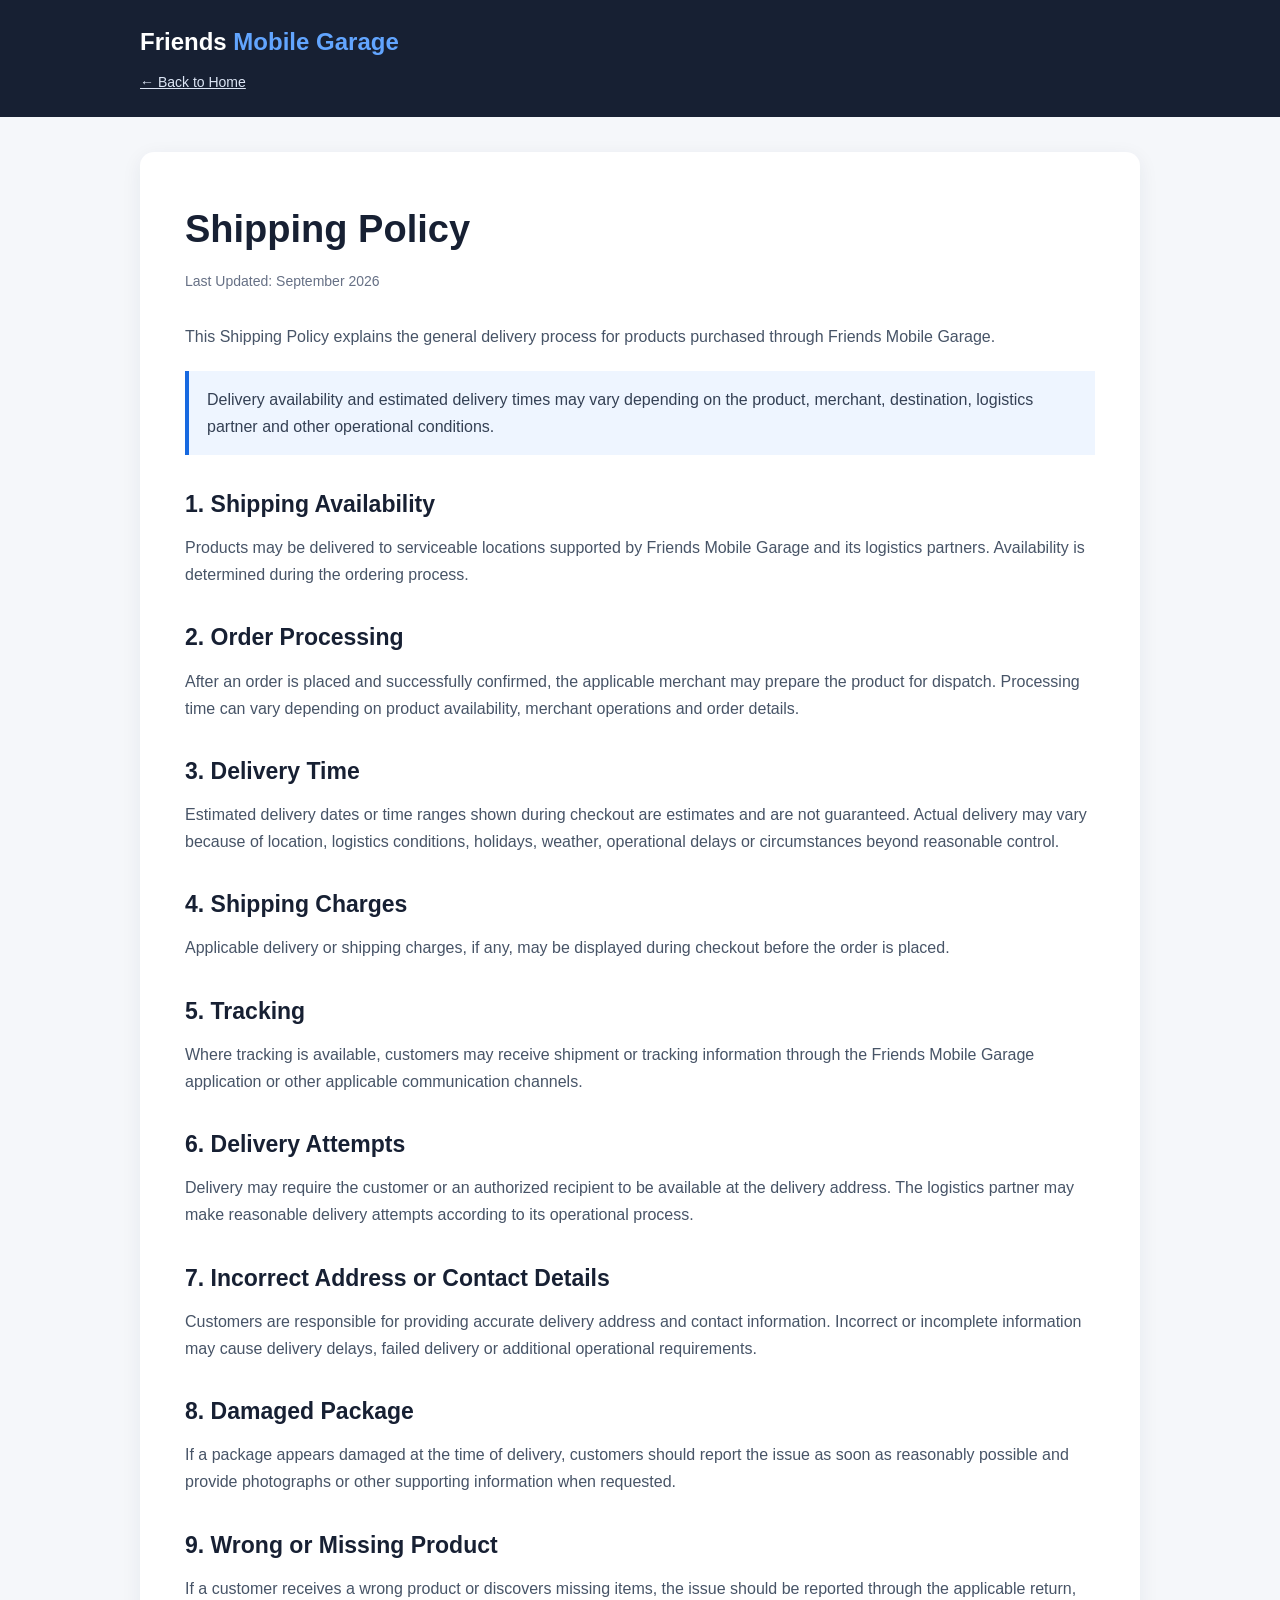
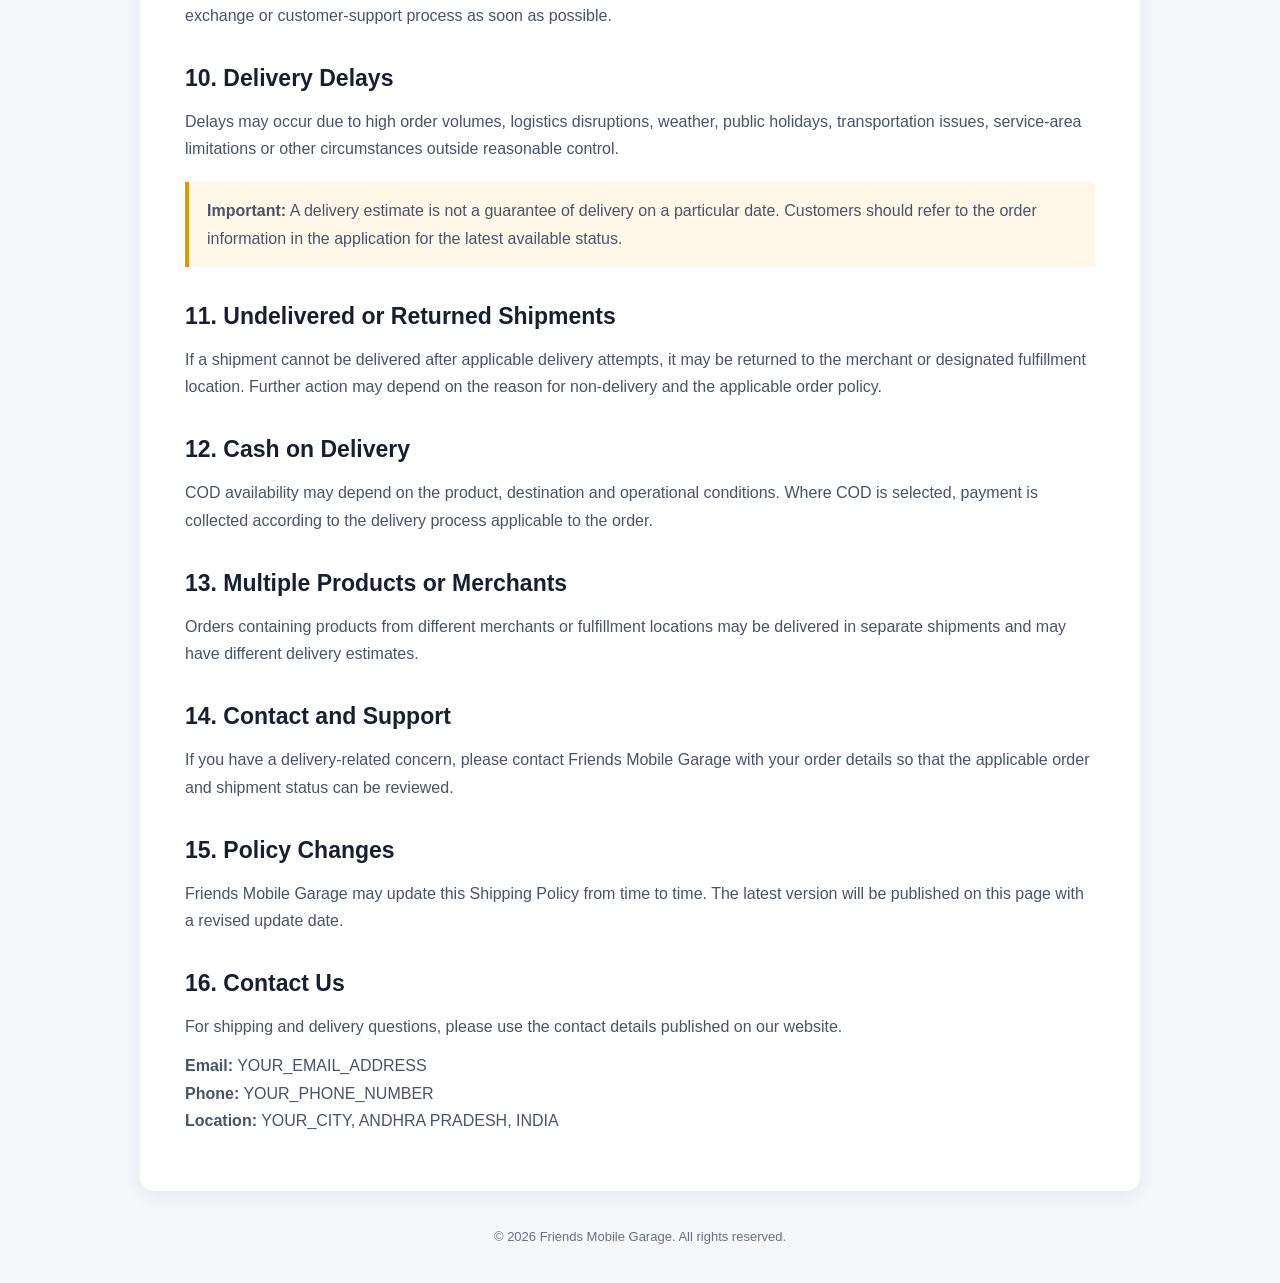
<file: shipping-policy.html>
<!DOCTYPE html>
<html lang="en">
<head>
    <meta charset="UTF-8">
    <meta name="viewport" content="width=device-width, initial-scale=1.0">
    <title>Shipping Policy | Friends Mobile Garage</title>
    <meta name="description" content="Shipping and delivery policy for Friends Mobile Garage.">
    <style>
        * { box-sizing: border-box; margin: 0; padding: 0; }
        body {
            font-family: Arial, Helvetica, sans-serif;
            background: #f5f7fa;
            color: #172033;
            line-height: 1.7;
        }
        header {
            background: #172033;
            color: white;
            padding: 22px 20px;
        }
        .header-inner, main, footer { max-width: 1000px; margin: auto; }
        .brand { font-size: 24px; font-weight: 800; }
        .brand span { color: #62a5ff; }
        .back {
            display: inline-block;
            margin-top: 8px;
            color: #dce5f5;
            font-size: 14px;
        }
        main {
            background: white;
            margin-top: 35px;
            margin-bottom: 35px;
            padding: 45px;
            border-radius: 14px;
            box-shadow: 0 5px 20px rgba(20,40,70,.07);
        }
        h1 { font-size: 38px; margin-bottom: 8px; }
        .updated { color: #667085; margin-bottom: 30px; font-size: 14px; }
        h2 { font-size: 23px; margin-top: 30px; margin-bottom: 10px; }
        p { color: #475467; margin-bottom: 12px; }
        ul { margin: 10px 0 15px 25px; color: #475467; }
        li { margin-bottom: 6px; }
        .notice {
            background: #eef5ff;
            border-left: 4px solid #1769e0;
            padding: 15px 18px;
            margin: 20px 0;
            color: #344054;
        }
        .important {
            background: #fff8e8;
            border-left: 4px solid #d99b00;
            padding: 15px 18px;
            margin: 20px 0;
            color: #475467;
        }
        footer {
            padding: 0 20px 35px;
            text-align: center;
            color: #667085;
            font-size: 13px;
        }
        @media (max-width: 650px) {
            main { margin: 20px 12px; padding: 28px 20px; }
            h1 { font-size: 30px; }
        }
    </style>
</head>
<body>

<header>
    <div class="header-inner">
        <div class="brand">Friends <span>Mobile Garage</span></div>
        <a class="back" href="index.html">← Back to Home</a>
    </div>
</header>

<main>
    <h1>Shipping Policy</h1>
    <div class="updated">Last Updated: September 2026</div>

    <p>
        This Shipping Policy explains the general delivery process for products
        purchased through Friends Mobile Garage.
    </p>

    <div class="notice">
        Delivery availability and estimated delivery times may vary depending on
        the product, merchant, destination, logistics partner and other operational
        conditions.
    </div>

    <h2>1. Shipping Availability</h2>
    <p>
        Products may be delivered to serviceable locations supported by Friends
        Mobile Garage and its logistics partners. Availability is determined
        during the ordering process.
    </p>

    <h2>2. Order Processing</h2>
    <p>
        After an order is placed and successfully confirmed, the applicable
        merchant may prepare the product for dispatch. Processing time can vary
        depending on product availability, merchant operations and order details.
    </p>

    <h2>3. Delivery Time</h2>
    <p>
        Estimated delivery dates or time ranges shown during checkout are
        estimates and are not guaranteed. Actual delivery may vary because of
        location, logistics conditions, holidays, weather, operational delays or
        circumstances beyond reasonable control.
    </p>

    <h2>4. Shipping Charges</h2>
    <p>
        Applicable delivery or shipping charges, if any, may be displayed during
        checkout before the order is placed.
    </p>

    <h2>5. Tracking</h2>
    <p>
        Where tracking is available, customers may receive shipment or tracking
        information through the Friends Mobile Garage application or other
        applicable communication channels.
    </p>

    <h2>6. Delivery Attempts</h2>
    <p>
        Delivery may require the customer or an authorized recipient to be
        available at the delivery address. The logistics partner may make
        reasonable delivery attempts according to its operational process.
    </p>

    <h2>7. Incorrect Address or Contact Details</h2>
    <p>
        Customers are responsible for providing accurate delivery address and
        contact information. Incorrect or incomplete information may cause
        delivery delays, failed delivery or additional operational requirements.
    </p>

    <h2>8. Damaged Package</h2>
    <p>
        If a package appears damaged at the time of delivery, customers should
        report the issue as soon as reasonably possible and provide photographs
        or other supporting information when requested.
    </p>

    <h2>9. Wrong or Missing Product</h2>
    <p>
        If a customer receives a wrong product or discovers missing items, the
        issue should be reported through the applicable return, exchange or
        customer-support process as soon as possible.
    </p>

    <h2>10. Delivery Delays</h2>
    <p>
        Delays may occur due to high order volumes, logistics disruptions,
        weather, public holidays, transportation issues, service-area
        limitations or other circumstances outside reasonable control.
    </p>

    <div class="important">
        <strong>Important:</strong> A delivery estimate is not a guarantee of
        delivery on a particular date. Customers should refer to the order
        information in the application for the latest available status.
    </div>

    <h2>11. Undelivered or Returned Shipments</h2>
    <p>
        If a shipment cannot be delivered after applicable delivery attempts,
        it may be returned to the merchant or designated fulfillment location.
        Further action may depend on the reason for non-delivery and the
        applicable order policy.
    </p>

    <h2>12. Cash on Delivery</h2>
    <p>
        COD availability may depend on the product, destination and operational
        conditions. Where COD is selected, payment is collected according to the
        delivery process applicable to the order.
    </p>

    <h2>13. Multiple Products or Merchants</h2>
    <p>
        Orders containing products from different merchants or fulfillment
        locations may be delivered in separate shipments and may have different
        delivery estimates.
    </p>

    <h2>14. Contact and Support</h2>
    <p>
        If you have a delivery-related concern, please contact Friends Mobile
        Garage with your order details so that the applicable order and shipment
        status can be reviewed.
    </p>

    <h2>15. Policy Changes</h2>
    <p>
        Friends Mobile Garage may update this Shipping Policy from time to time.
        The latest version will be published on this page with a revised update
        date.
    </p>

    <h2>16. Contact Us</h2>
    <p>
        For shipping and delivery questions, please use the contact details
        published on our website.
    </p>

    <!-- Replace these placeholders with your real business details -->
    <p>
        <strong>Email:</strong> YOUR_EMAIL_ADDRESS<br>
        <strong>Phone:</strong> YOUR_PHONE_NUMBER<br>
        <strong>Location:</strong> YOUR_CITY, ANDHRA PRADESH, INDIA
    </p>
</main>

<footer>
    © 2026 Friends Mobile Garage. All rights reserved.
</footer>

</body>
</html>
</file>
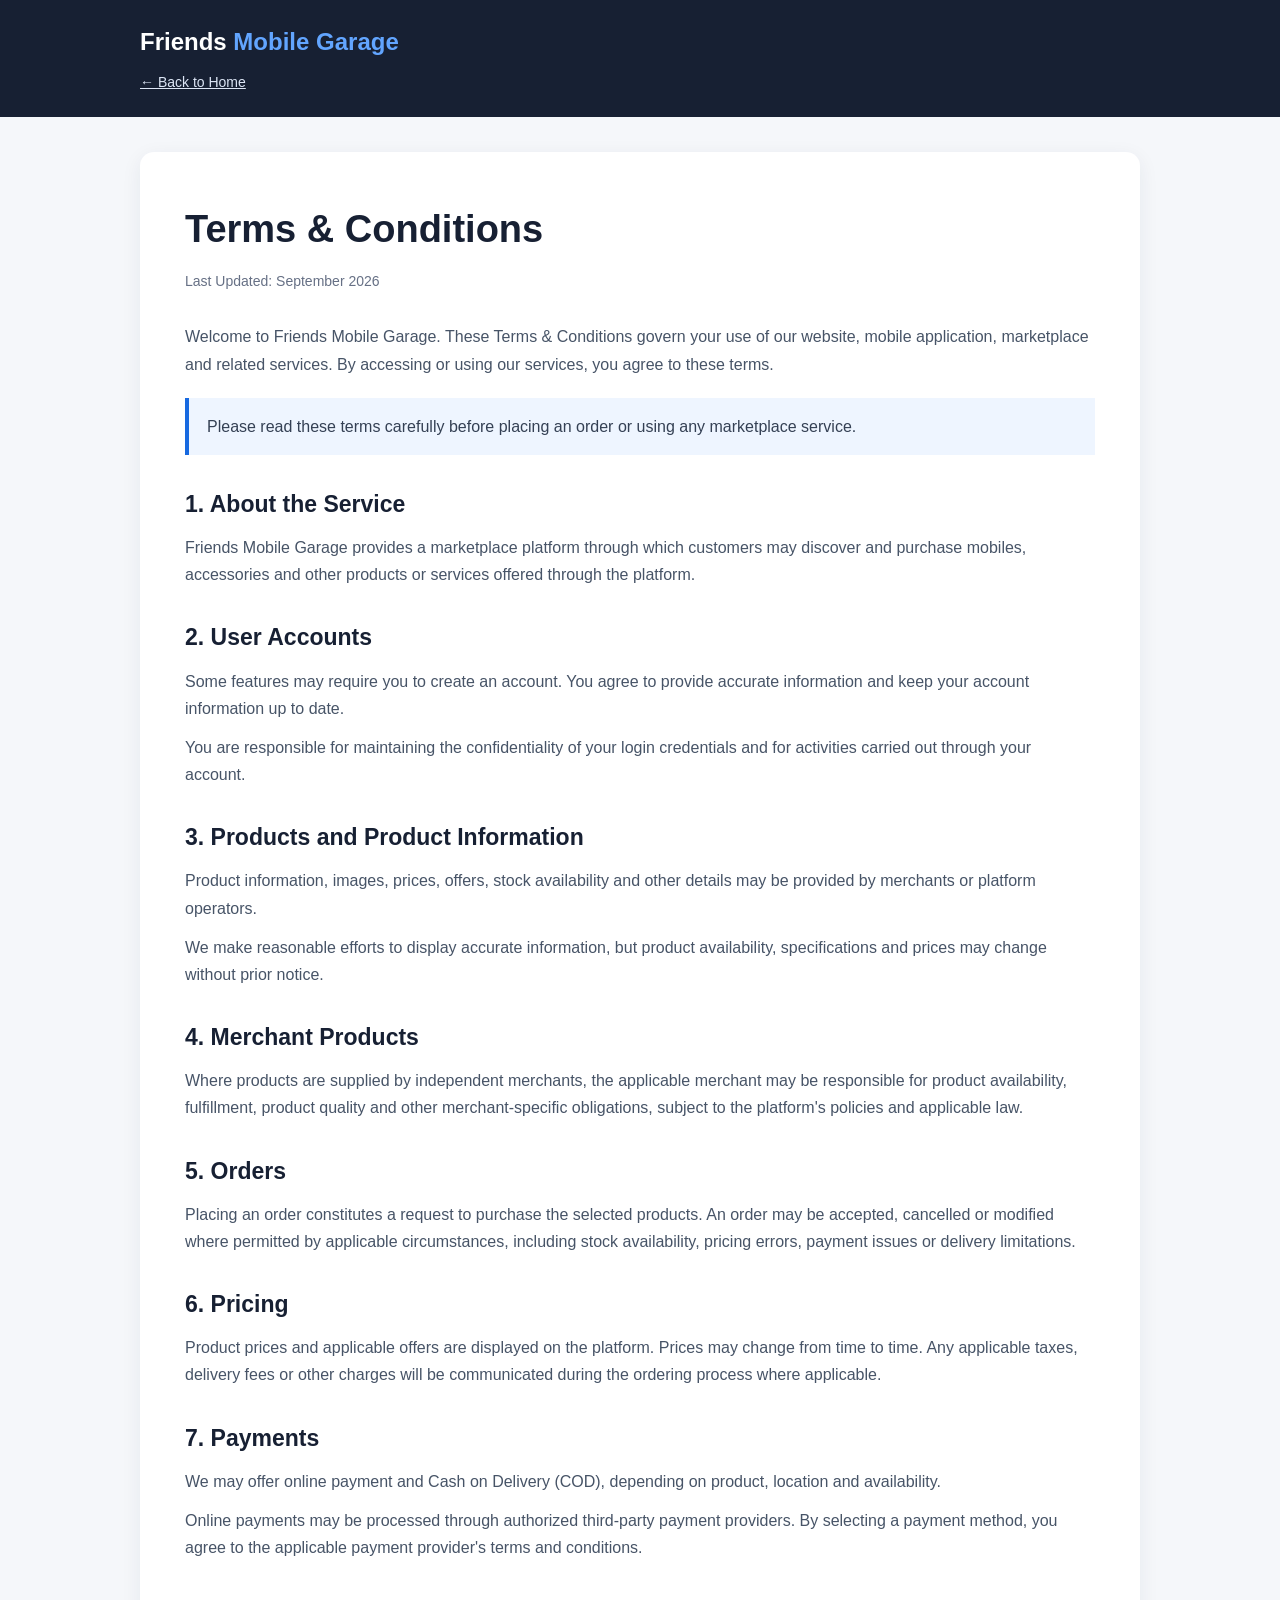
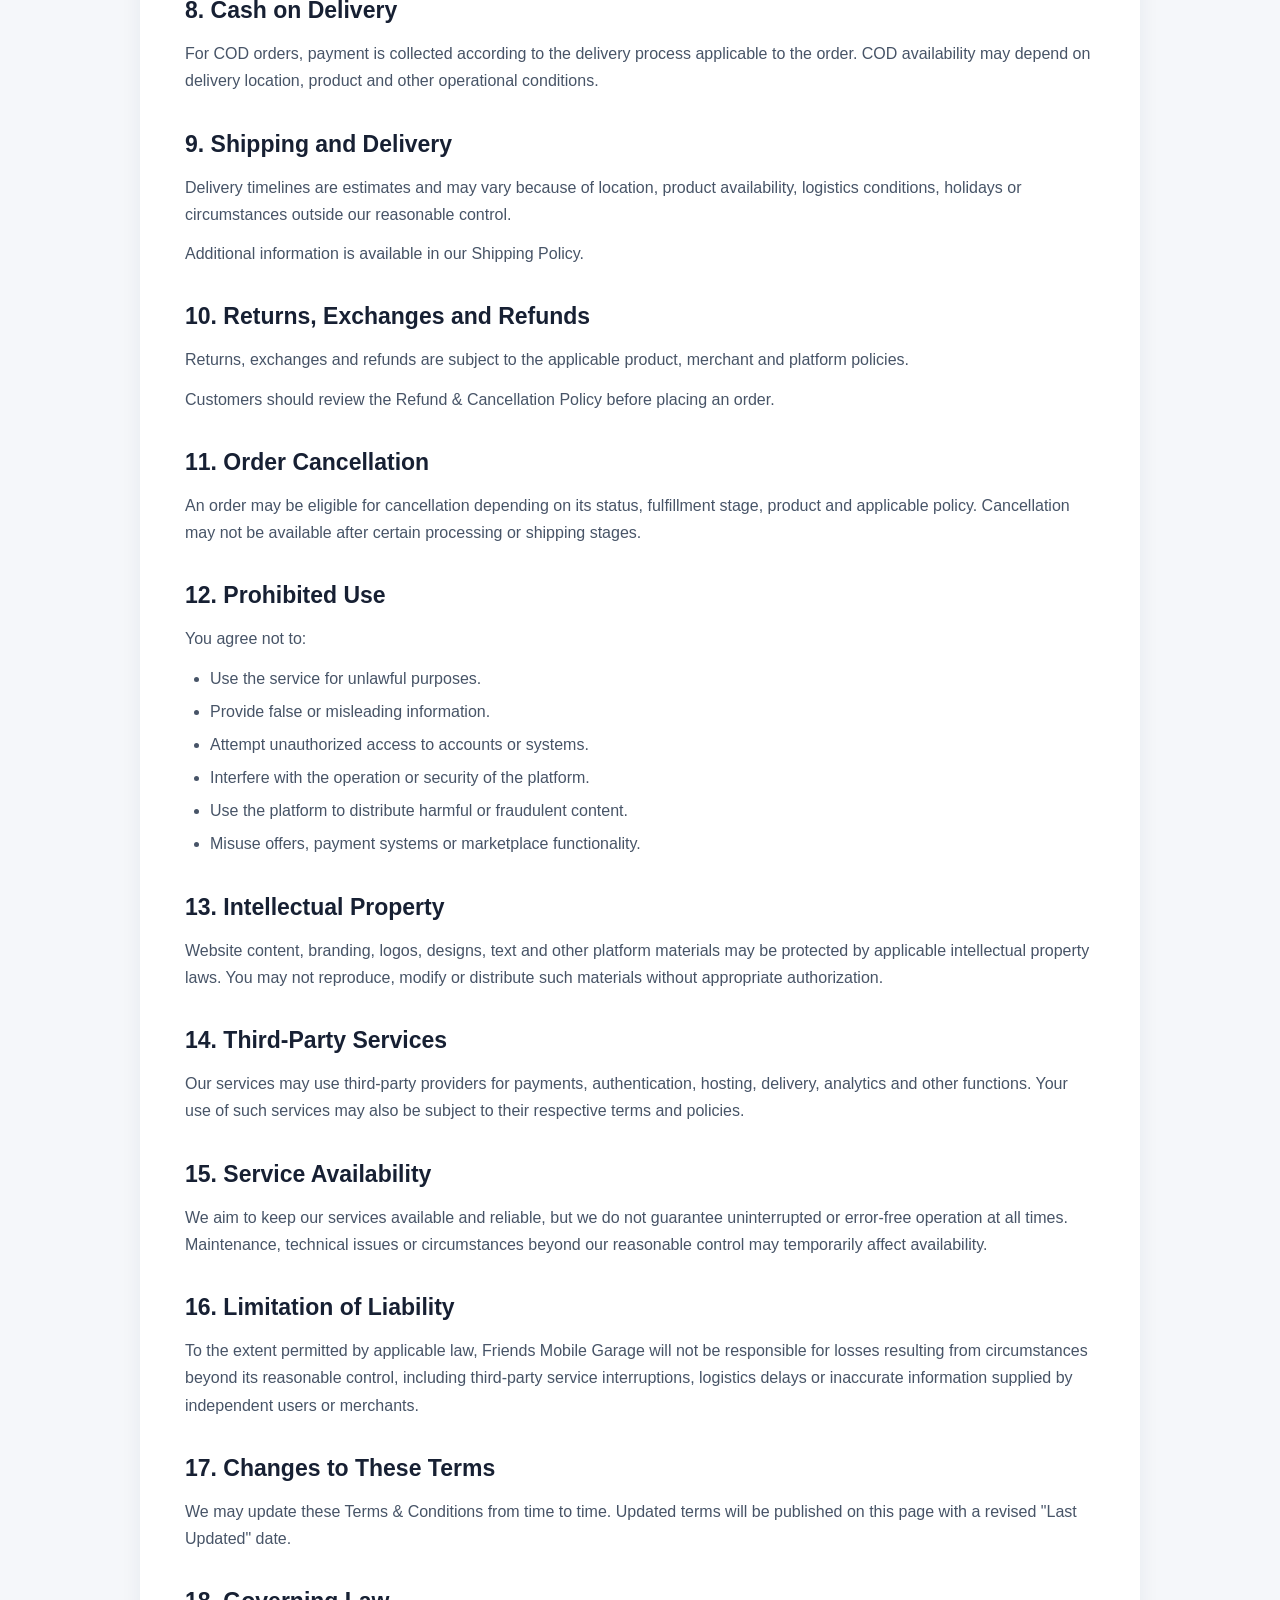
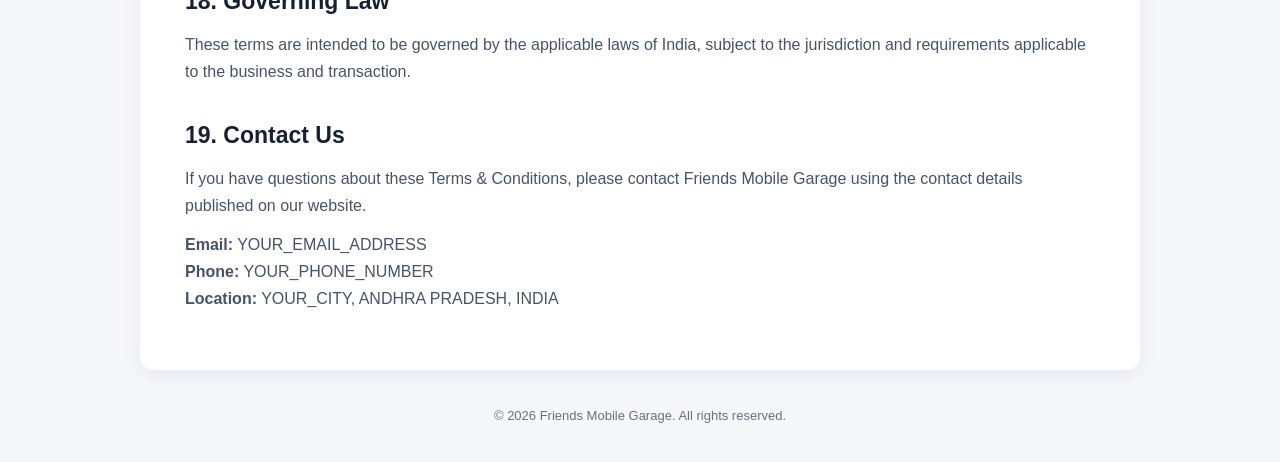
<file: terms.html>
<!DOCTYPE html>
<html lang="en">
<head>
    <meta charset="UTF-8">
    <meta name="viewport" content="width=device-width, initial-scale=1.0">
    <title>Terms & Conditions | Friends Mobile Garage</title>
    <meta name="description" content="Terms and Conditions for Friends Mobile Garage.">
    <style>
        * { box-sizing: border-box; margin: 0; padding: 0; }
        body {
            font-family: Arial, Helvetica, sans-serif;
            background: #f5f7fa;
            color: #172033;
            line-height: 1.7;
        }
        header {
            background: #172033;
            color: white;
            padding: 22px 20px;
        }
        .header-inner, main, footer {
            max-width: 1000px;
            margin: auto;
        }
        .brand { font-size: 24px; font-weight: 800; }
        .brand span { color: #62a5ff; }
        .back {
            display: inline-block;
            margin-top: 8px;
            color: #dce5f5;
            font-size: 14px;
        }
        main {
            background: white;
            margin-top: 35px;
            margin-bottom: 35px;
            padding: 45px;
            border-radius: 14px;
            box-shadow: 0 5px 20px rgba(20,40,70,.07);
        }
        h1 { font-size: 38px; margin-bottom: 8px; }
        .updated { color: #667085; margin-bottom: 30px; font-size: 14px; }
        h2 { font-size: 23px; margin-top: 30px; margin-bottom: 10px; }
        p { color: #475467; margin-bottom: 12px; }
        ul { margin: 10px 0 15px 25px; color: #475467; }
        li { margin-bottom: 6px; }
        .notice {
            background: #eef5ff;
            border-left: 4px solid #1769e0;
            padding: 15px 18px;
            margin: 20px 0;
            color: #344054;
        }
        footer {
            padding: 0 20px 35px;
            text-align: center;
            color: #667085;
            font-size: 13px;
        }
        @media (max-width: 650px) {
            main { margin: 20px 12px; padding: 28px 20px; }
            h1 { font-size: 30px; }
        }
    </style>
</head>
<body>

<header>
    <div class="header-inner">
        <div class="brand">Friends <span>Mobile Garage</span></div>
        <a class="back" href="index.html">← Back to Home</a>
    </div>
</header>

<main>
    <h1>Terms &amp; Conditions</h1>
    <div class="updated">Last Updated: September 2026</div>

    <p>
        Welcome to Friends Mobile Garage. These Terms &amp; Conditions govern your
        use of our website, mobile application, marketplace and related services.
        By accessing or using our services, you agree to these terms.
    </p>

    <div class="notice">
        Please read these terms carefully before placing an order or using any
        marketplace service.
    </div>

    <h2>1. About the Service</h2>
    <p>
        Friends Mobile Garage provides a marketplace platform through which
        customers may discover and purchase mobiles, accessories and other
        products or services offered through the platform.
    </p>

    <h2>2. User Accounts</h2>
    <p>
        Some features may require you to create an account. You agree to provide
        accurate information and keep your account information up to date.
    </p>
    <p>
        You are responsible for maintaining the confidentiality of your login
        credentials and for activities carried out through your account.
    </p>

    <h2>3. Products and Product Information</h2>
    <p>
        Product information, images, prices, offers, stock availability and other
        details may be provided by merchants or platform operators.
    </p>
    <p>
        We make reasonable efforts to display accurate information, but product
        availability, specifications and prices may change without prior notice.
    </p>

    <h2>4. Merchant Products</h2>
    <p>
        Where products are supplied by independent merchants, the applicable
        merchant may be responsible for product availability, fulfillment,
        product quality and other merchant-specific obligations, subject to the
        platform's policies and applicable law.
    </p>

    <h2>5. Orders</h2>
    <p>
        Placing an order constitutes a request to purchase the selected products.
        An order may be accepted, cancelled or modified where permitted by
        applicable circumstances, including stock availability, pricing errors,
        payment issues or delivery limitations.
    </p>

    <h2>6. Pricing</h2>
    <p>
        Product prices and applicable offers are displayed on the platform.
        Prices may change from time to time. Any applicable taxes, delivery fees
        or other charges will be communicated during the ordering process where
        applicable.
    </p>

    <h2>7. Payments</h2>
    <p>
        We may offer online payment and Cash on Delivery (COD), depending on
        product, location and availability.
    </p>
    <p>
        Online payments may be processed through authorized third-party payment
        providers. By selecting a payment method, you agree to the applicable
        payment provider's terms and conditions.
    </p>

    <h2>8. Cash on Delivery</h2>
    <p>
        For COD orders, payment is collected according to the delivery process
        applicable to the order. COD availability may depend on delivery location,
        product and other operational conditions.
    </p>

    <h2>9. Shipping and Delivery</h2>
    <p>
        Delivery timelines are estimates and may vary because of location,
        product availability, logistics conditions, holidays or circumstances
        outside our reasonable control.
    </p>
    <p>
        Additional information is available in our Shipping Policy.
    </p>

    <h2>10. Returns, Exchanges and Refunds</h2>
    <p>
        Returns, exchanges and refunds are subject to the applicable product,
        merchant and platform policies.
    </p>
    <p>
        Customers should review the Refund &amp; Cancellation Policy before
        placing an order.
    </p>

    <h2>11. Order Cancellation</h2>
    <p>
        An order may be eligible for cancellation depending on its status,
        fulfillment stage, product and applicable policy. Cancellation may not
        be available after certain processing or shipping stages.
    </p>

    <h2>12. Prohibited Use</h2>
    <p>You agree not to:</p>
    <ul>
        <li>Use the service for unlawful purposes.</li>
        <li>Provide false or misleading information.</li>
        <li>Attempt unauthorized access to accounts or systems.</li>
        <li>Interfere with the operation or security of the platform.</li>
        <li>Use the platform to distribute harmful or fraudulent content.</li>
        <li>Misuse offers, payment systems or marketplace functionality.</li>
    </ul>

    <h2>13. Intellectual Property</h2>
    <p>
        Website content, branding, logos, designs, text and other platform
        materials may be protected by applicable intellectual property laws.
        You may not reproduce, modify or distribute such materials without
        appropriate authorization.
    </p>

    <h2>14. Third-Party Services</h2>
    <p>
        Our services may use third-party providers for payments, authentication,
        hosting, delivery, analytics and other functions. Your use of such
        services may also be subject to their respective terms and policies.
    </p>

    <h2>15. Service Availability</h2>
    <p>
        We aim to keep our services available and reliable, but we do not
        guarantee uninterrupted or error-free operation at all times. Maintenance,
        technical issues or circumstances beyond our reasonable control may
        temporarily affect availability.
    </p>

    <h2>16. Limitation of Liability</h2>
    <p>
        To the extent permitted by applicable law, Friends Mobile Garage will not
        be responsible for losses resulting from circumstances beyond its
        reasonable control, including third-party service interruptions,
        logistics delays or inaccurate information supplied by independent users
        or merchants.
    </p>

    <h2>17. Changes to These Terms</h2>
    <p>
        We may update these Terms &amp; Conditions from time to time. Updated
        terms will be published on this page with a revised "Last Updated" date.
    </p>

    <h2>18. Governing Law</h2>
    <p>
        These terms are intended to be governed by the applicable laws of India,
        subject to the jurisdiction and requirements applicable to the business
        and transaction.
    </p>

    <h2>19. Contact Us</h2>
    <p>
        If you have questions about these Terms &amp; Conditions, please contact
        Friends Mobile Garage using the contact details published on our website.
    </p>

    <!-- Replace these placeholders with your real business details -->
    <p>
        <strong>Email:</strong> YOUR_EMAIL_ADDRESS<br>
        <strong>Phone:</strong> YOUR_PHONE_NUMBER<br>
        <strong>Location:</strong> YOUR_CITY, ANDHRA PRADESH, INDIA
    </p>
</main>

<footer>
    © 2026 Friends Mobile Garage. All rights reserved.
</footer>

</body>
</html>
</file>
